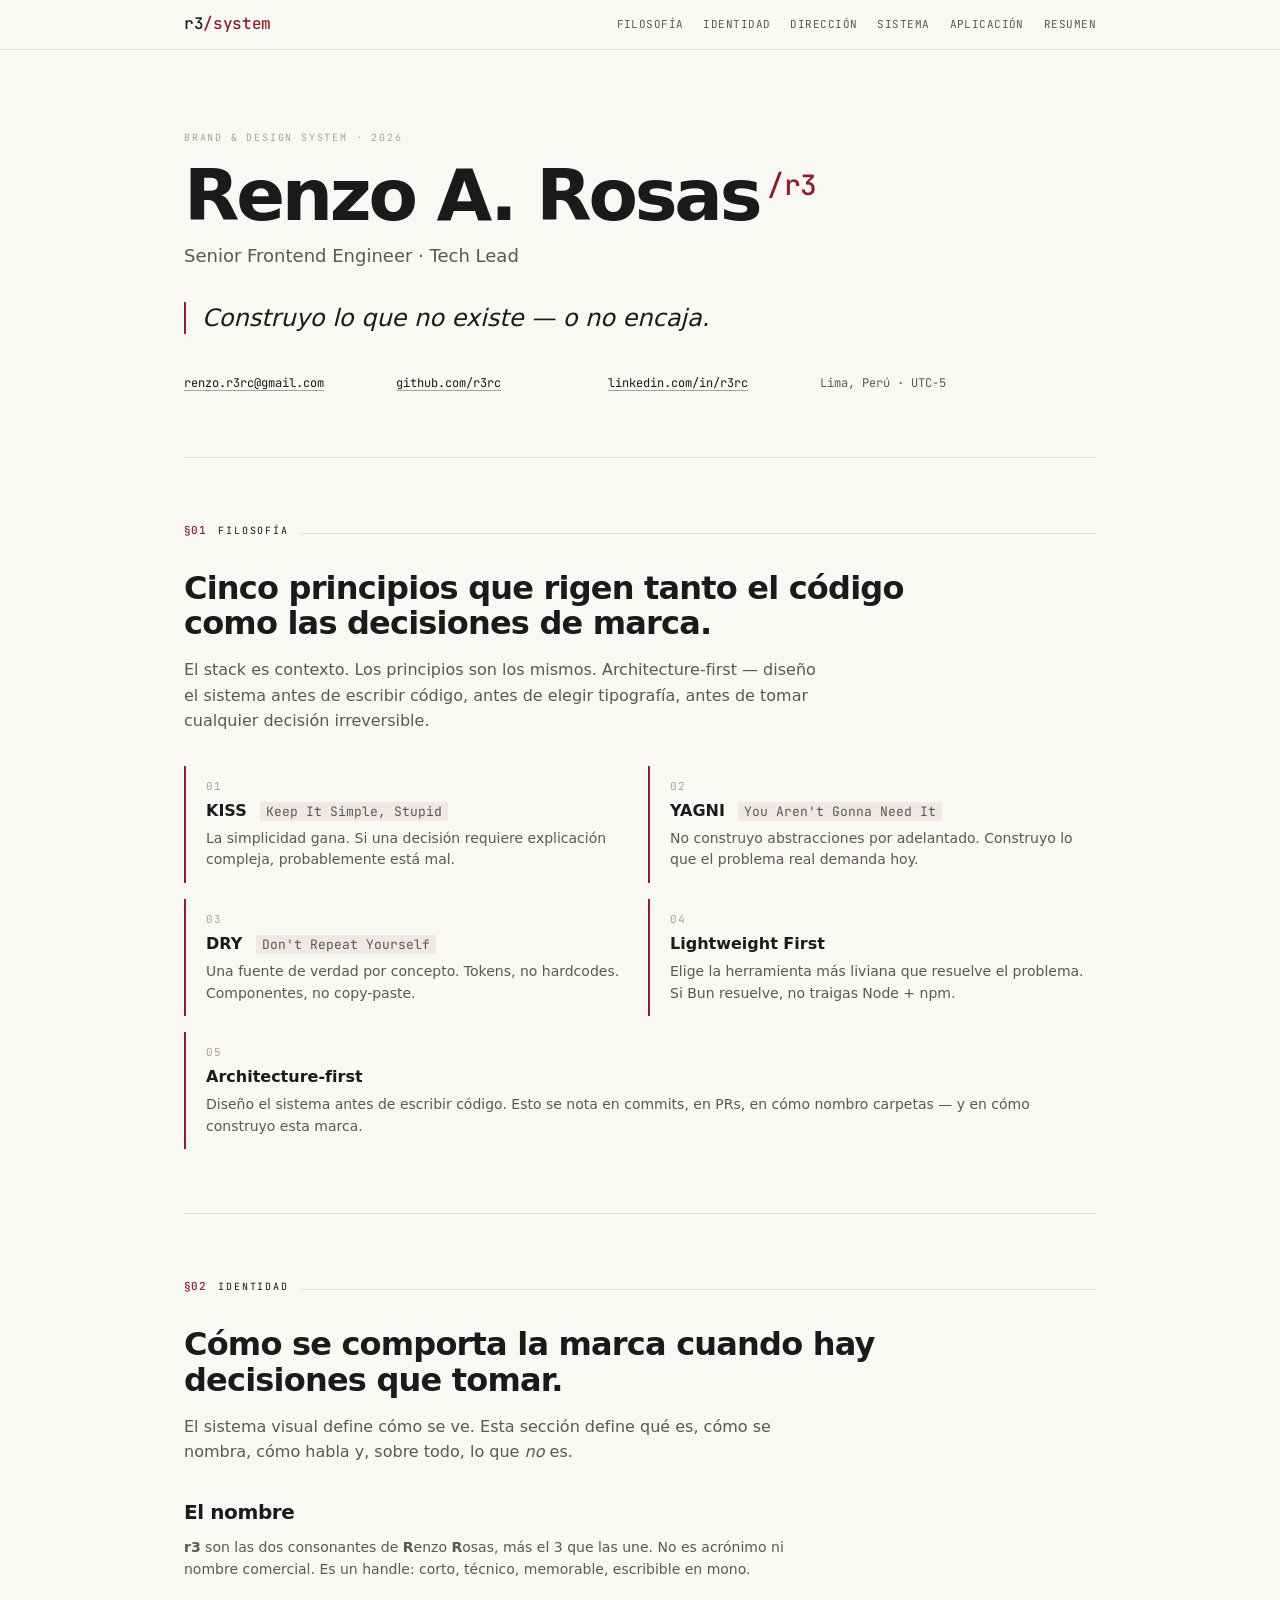
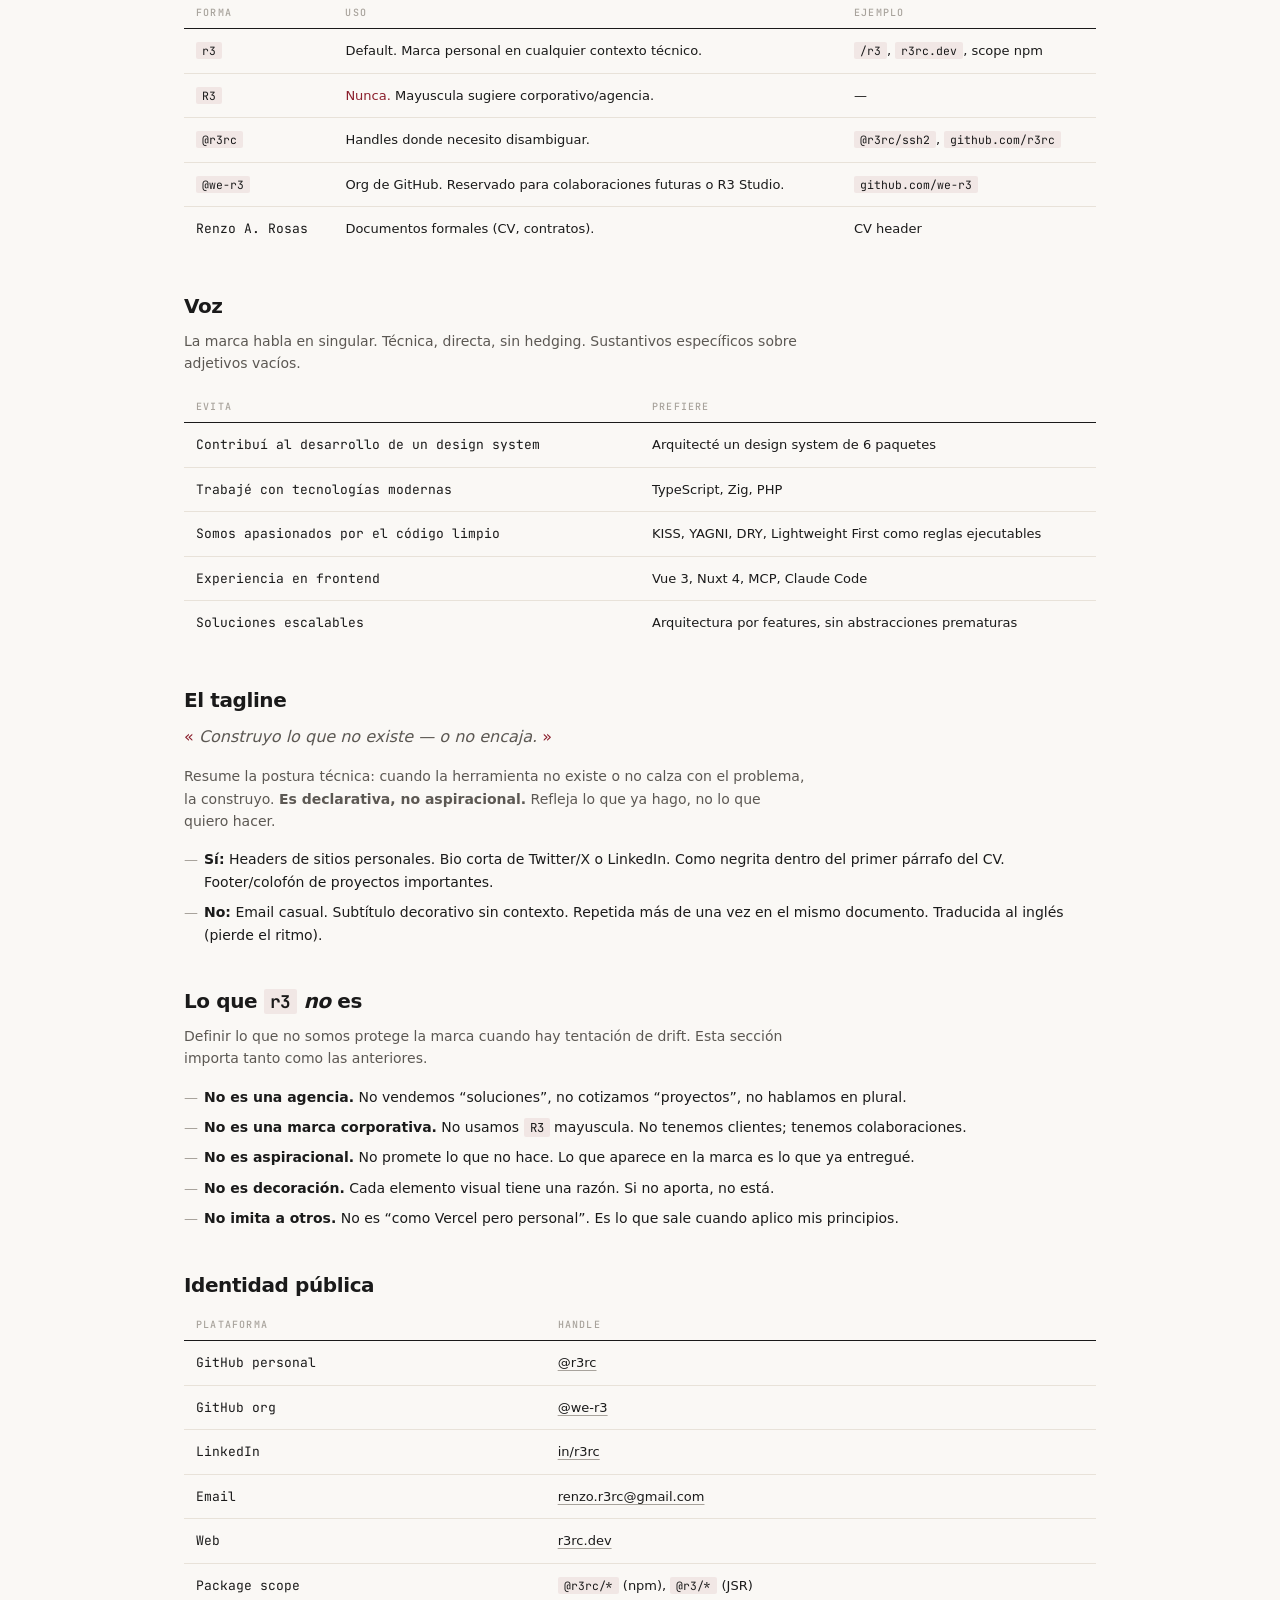
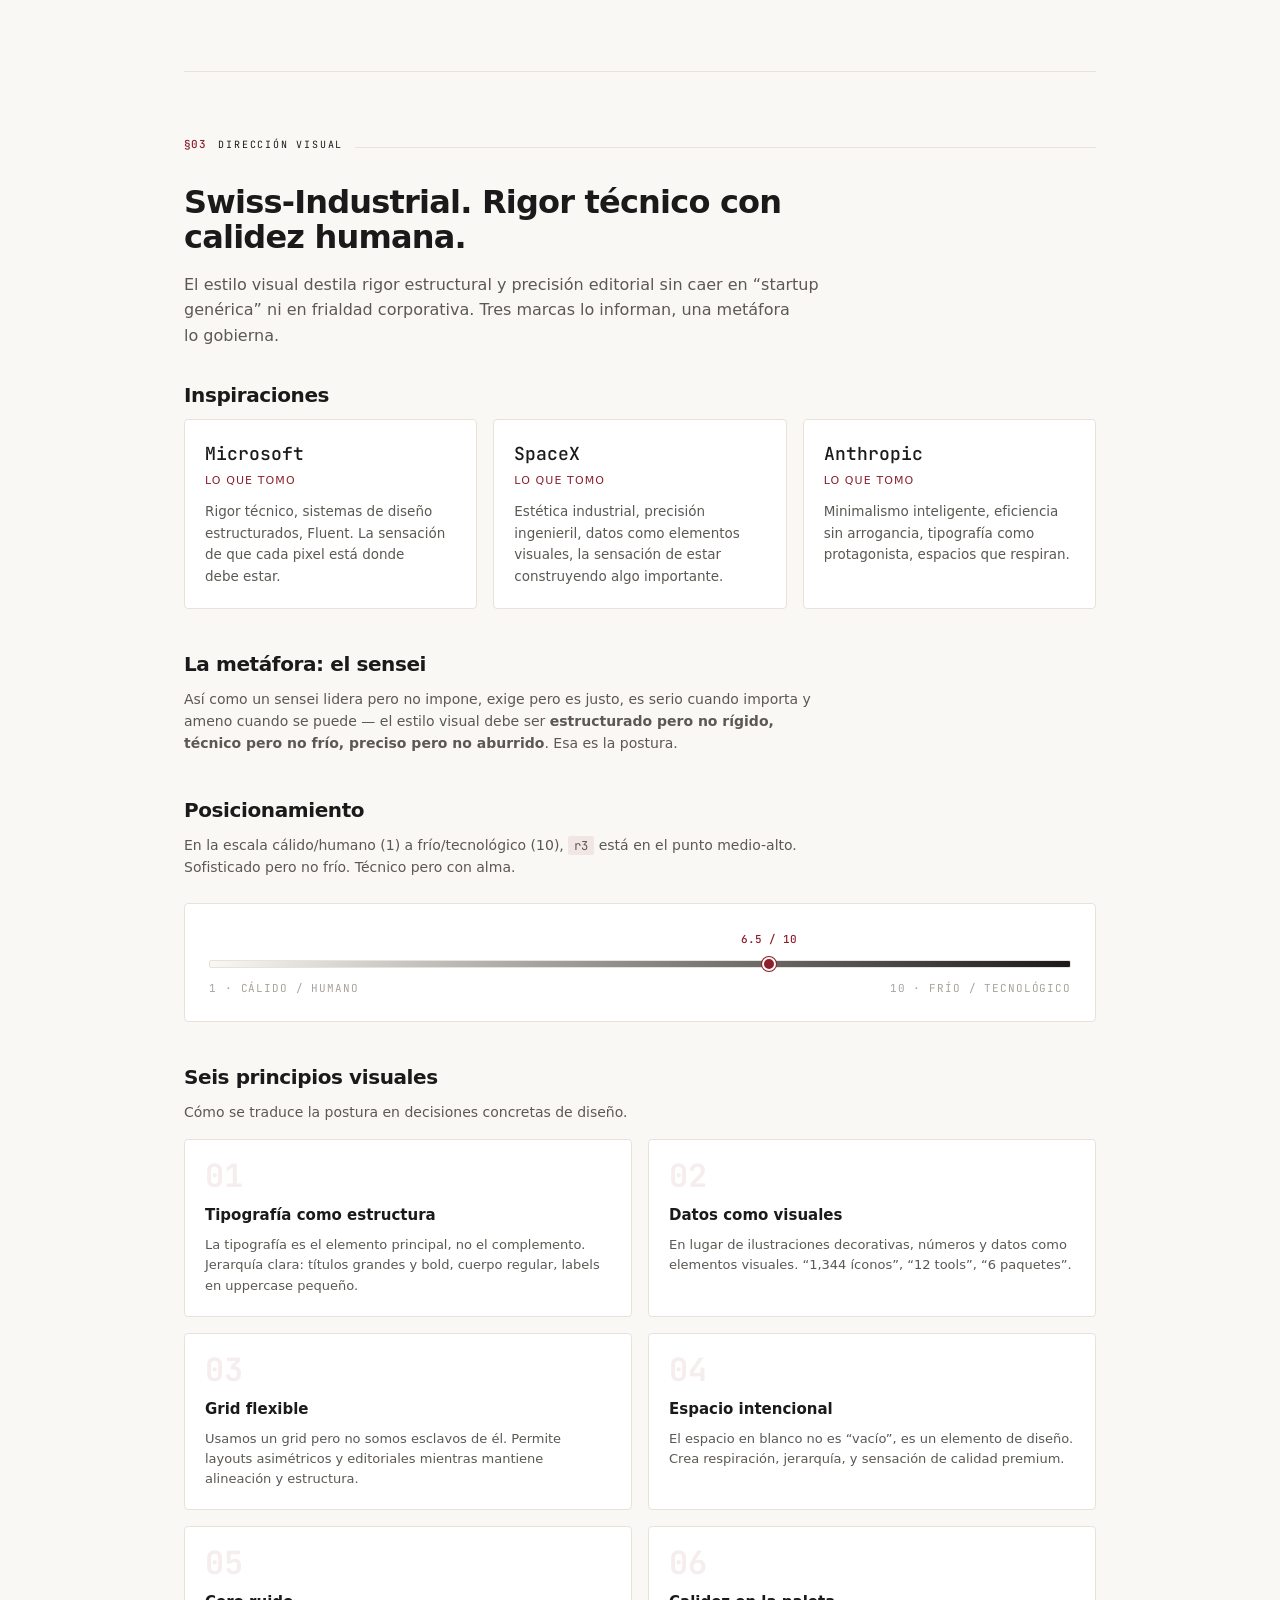
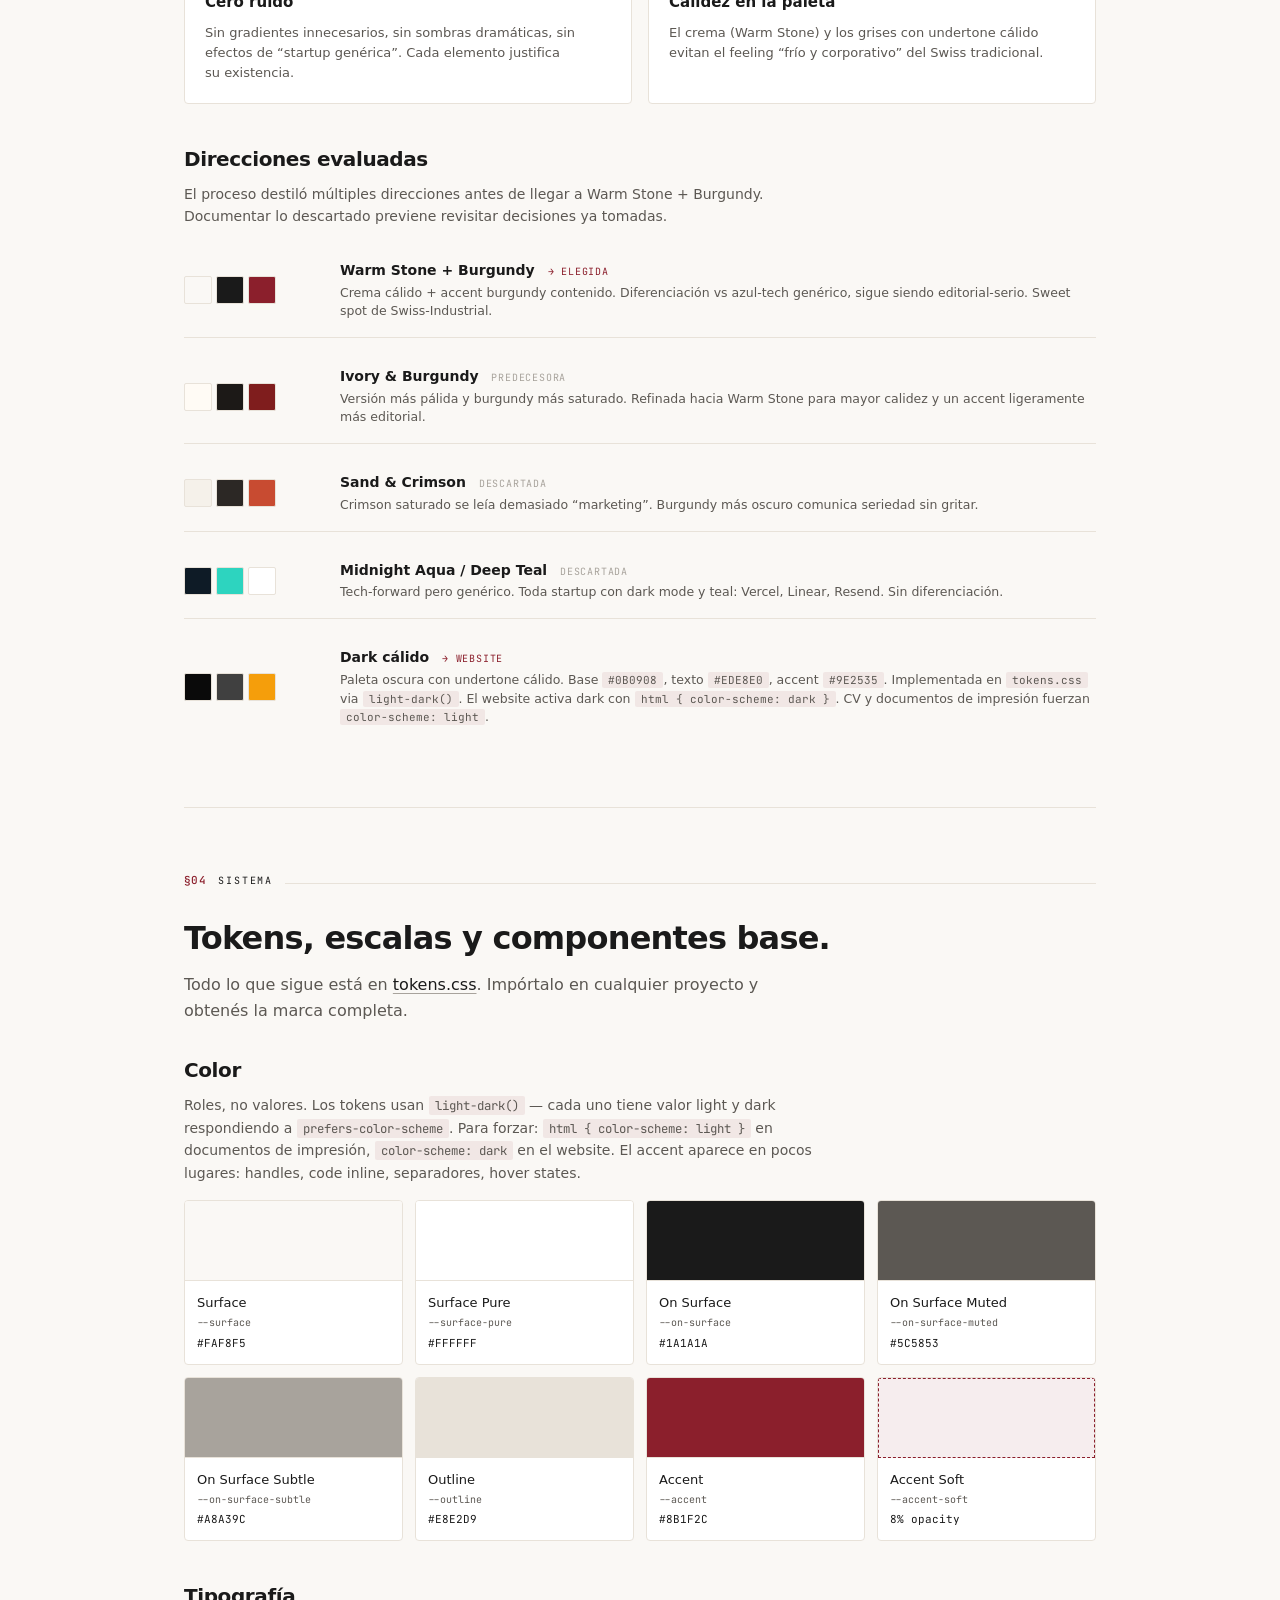
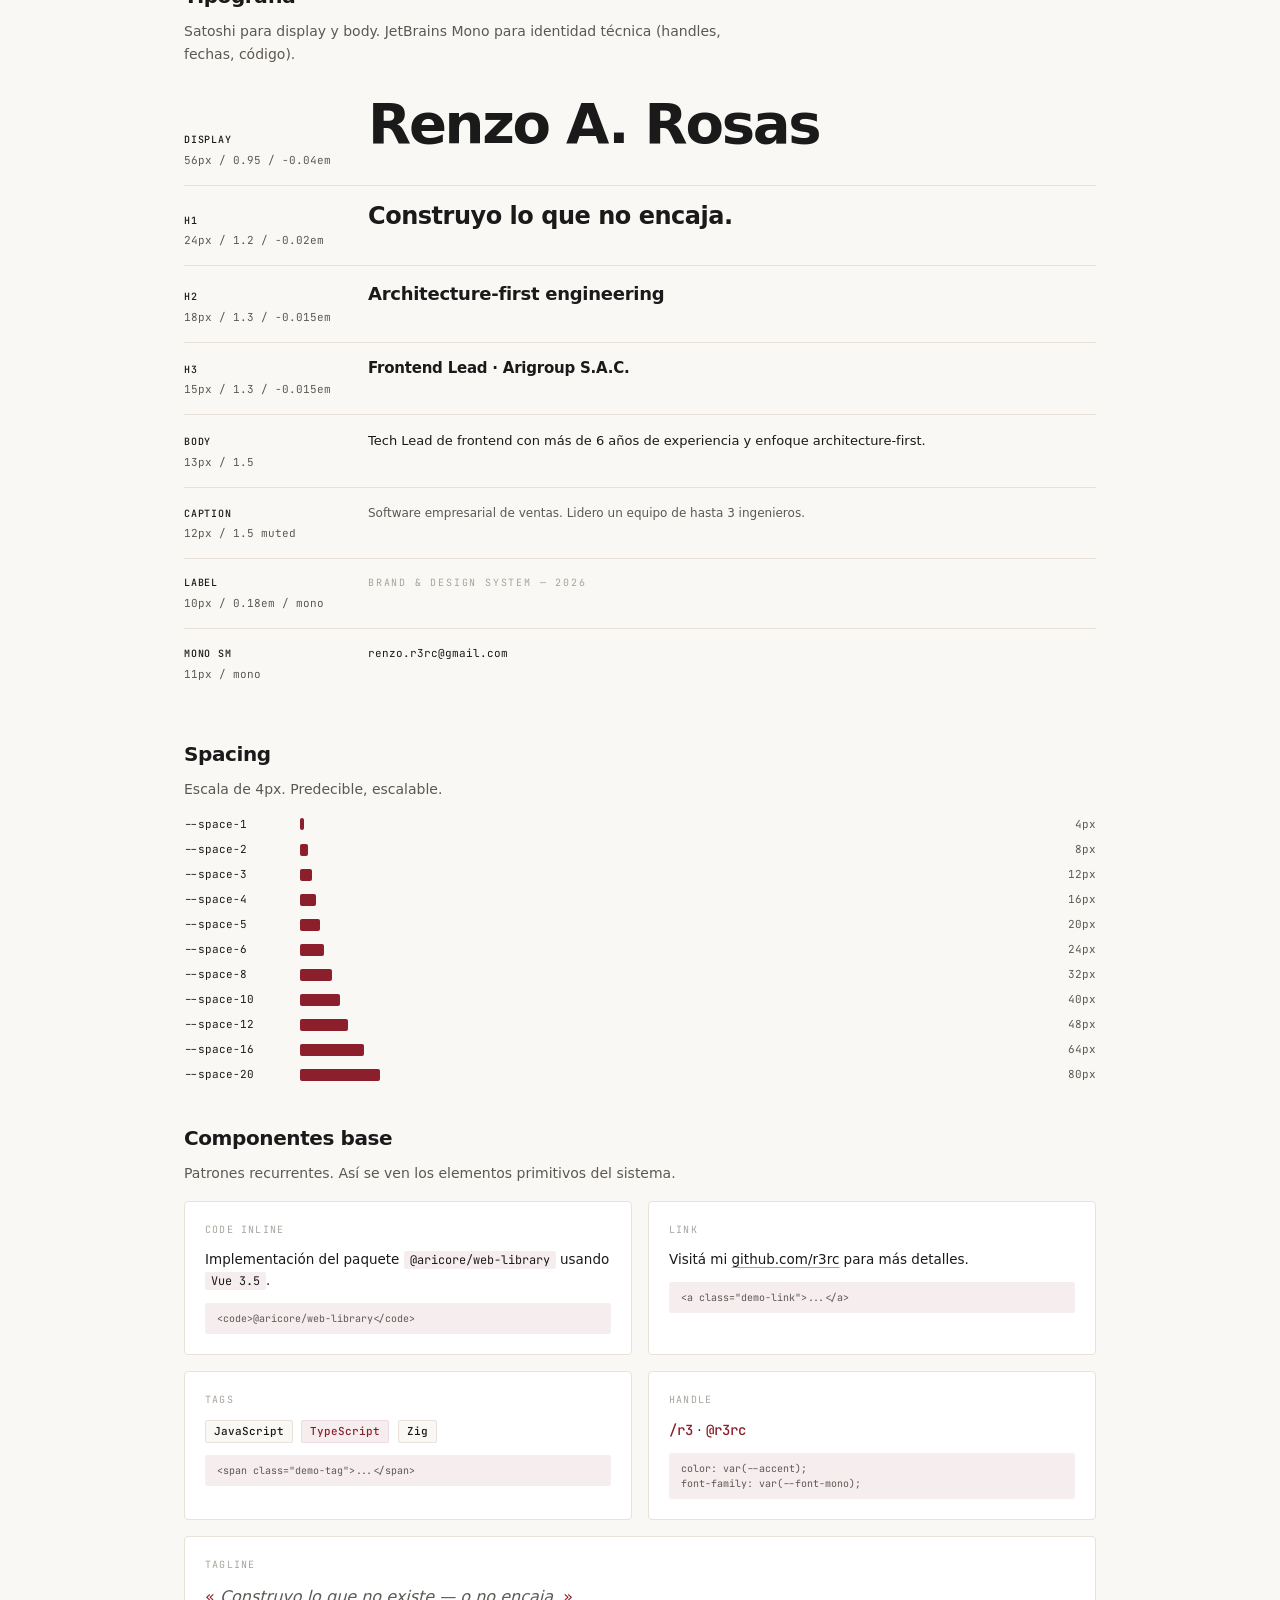
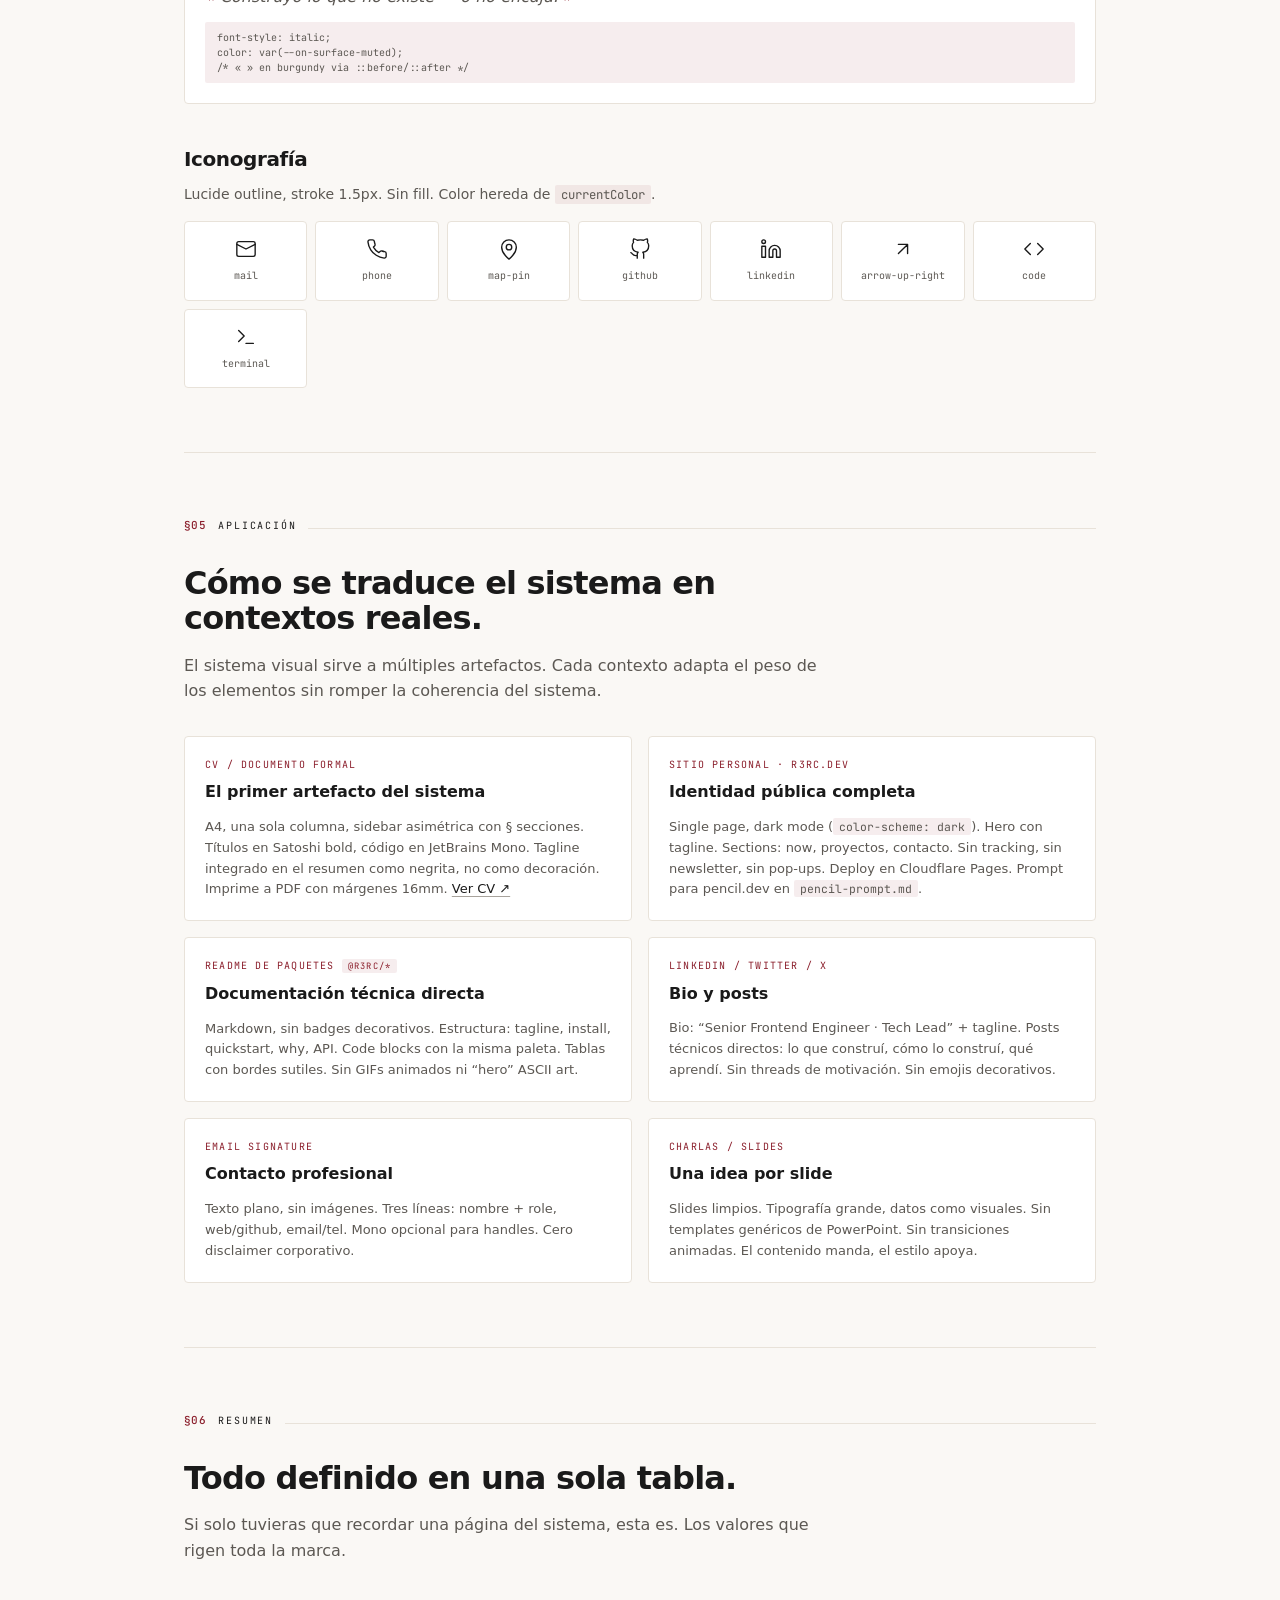
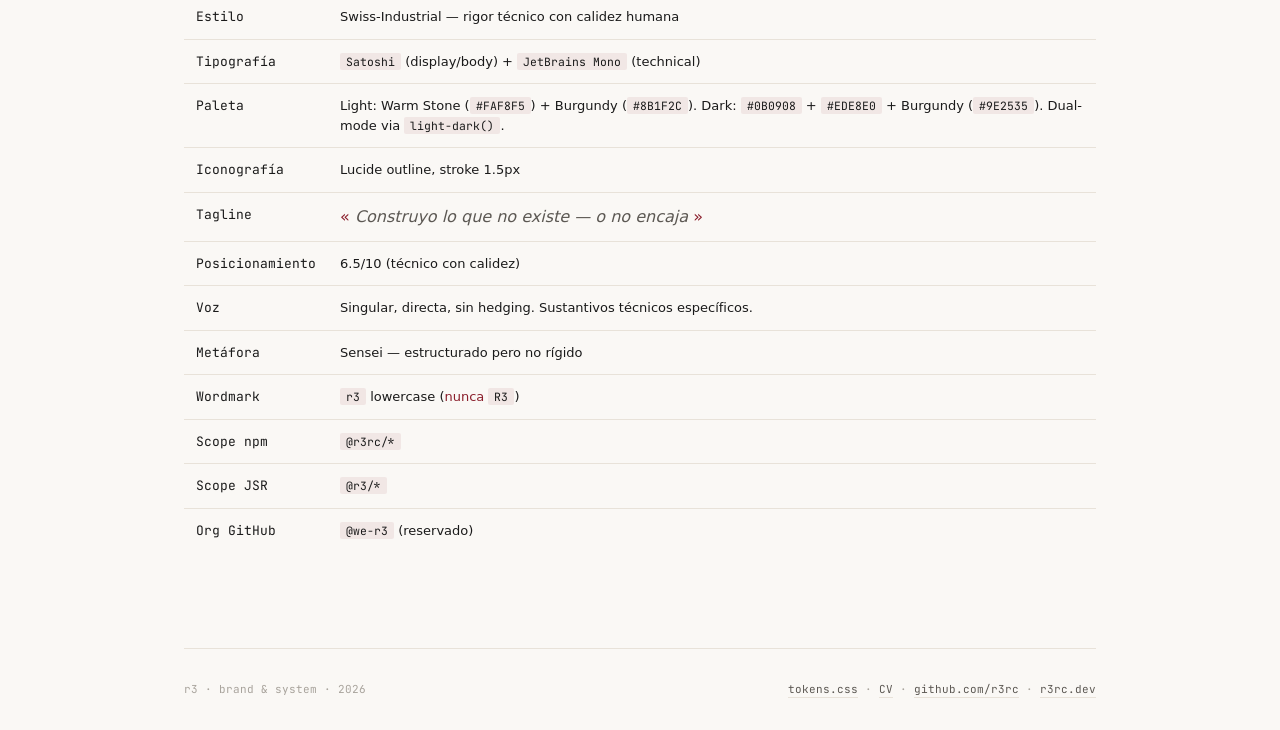
<file: branding/index.html>
<!DOCTYPE html>
<html lang="es">
<head>
<meta charset="UTF-8">
<meta name="viewport" content="width=device-width, initial-scale=1.0">
<title>r3 — Brand & Design System</title>
<meta name="description" content="La marca personal de Renzo A. Rosas. Sistema de diseño, identidad y dirección visual.">
<link rel="stylesheet" href="./tokens.css">
<style>
  /* =============================================
   * Reset & Base
   * ============================================= */
  *, *::before, *::after { box-sizing: border-box; margin: 0; padding: 0; }

  html { scroll-behavior: smooth; scroll-padding-top: 72px; color-scheme: light; }

  body {
    font-family: var(--font-sans);
    font-size: var(--text-body);
    line-height: 1.55;
    color: var(--on-surface);
    background: var(--surface);
    -webkit-font-smoothing: antialiased;
    text-wrap: pretty;
  }

  /* =============================================
   * Layout primitives
   * ============================================= */
  .container { max-width: 960px; margin: 0 auto; padding: 0 var(--space-6); }

  section { padding: var(--space-16) 0; border-bottom: var(--border) solid var(--outline); }
  section:last-of-type { border-bottom: none; }

  .section-head { display: flex; align-items: baseline; gap: var(--space-3); margin-bottom: var(--space-8); }
  .section-num { font-family: var(--font-mono); font-size: var(--text-mono-sm); color: var(--accent); font-weight: var(--weight-medium); letter-spacing: 0.04em; }
  .section-title { font-family: var(--font-mono); font-size: var(--text-label); letter-spacing: 0.18em; text-transform: uppercase; color: var(--on-surface); }
  .section-line { flex: 1; height: 1px; background: var(--outline); }

  .section-h2 { font-size: 32px; font-weight: var(--weight-bold); letter-spacing: -0.025em; line-height: 1.1; margin-bottom: var(--space-4); max-width: 720px; }
  .section-lead { font-size: 16px; color: var(--on-surface-muted); max-width: 640px; line-height: 1.6; margin-bottom: var(--space-8); }

  /* =============================================
   * Sticky Nav
   * ============================================= */
  .nav {
    position: sticky;
    top: 0;
    z-index: 100;
    background: rgba(250, 248, 245, 0.92);
    backdrop-filter: saturate(140%) blur(10px);
    -webkit-backdrop-filter: saturate(140%) blur(10px);
    border-bottom: var(--border) solid var(--outline);
  }

  .nav-inner {
    max-width: 960px;
    margin: 0 auto;
    padding: var(--space-3) var(--space-6);
    display: flex;
    justify-content: space-between;
    align-items: center;
    gap: var(--space-6);
  }

  .nav-brand {
    font-family: var(--font-mono);
    font-size: 16px;
    font-weight: var(--weight-medium);
    color: var(--on-surface);
    text-decoration: none;
    letter-spacing: -0.02em;
  }
  .nav-brand .accent { color: var(--accent); }

  .nav-links { display: flex; gap: var(--space-5); flex-wrap: wrap; }
  .nav-links a {
    font-family: var(--font-mono);
    font-size: 11px;
    color: var(--on-surface-muted);
    text-decoration: none;
    letter-spacing: 0.04em;
    text-transform: uppercase;
    transition: color var(--transition-fast);
  }
  .nav-links a:hover { color: var(--accent); }

  /* =============================================
   * Hero
   * ============================================= */
  .hero {
    padding: var(--space-20) 0 var(--space-16);
    border-bottom: var(--border) solid var(--outline);
  }

  .hero-pre {
    font-family: var(--font-mono);
    font-size: var(--text-label);
    letter-spacing: 0.18em;
    text-transform: uppercase;
    color: var(--on-surface-subtle);
    margin-bottom: var(--space-4);
  }

  .hero-title {
    font-size: 72px;
    font-weight: var(--weight-bold);
    letter-spacing: -0.045em;
    line-height: 0.95;
    margin-bottom: var(--space-3);
  }
  .hero-title .accent {
    font-family: var(--font-mono);
    font-size: 28px;
    color: var(--accent);
    font-weight: var(--weight-medium);
    letter-spacing: -0.02em;
    margin-left: var(--space-2);
    vertical-align: super;
  }

  .hero-role { font-size: 18px; color: var(--on-surface-muted); margin-bottom: var(--space-8); }

  .hero-tagline {
    font-size: 24px;
    font-style: italic;
    color: var(--on-surface);
    line-height: 1.35;
    max-width: 560px;
    border-left: 2px solid var(--accent);
    padding-left: var(--space-4);
    margin-bottom: var(--space-10);
  }

  .hero-meta {
    display: grid;
    grid-template-columns: repeat(auto-fit, minmax(180px, max-content));
    column-gap: var(--space-8);
    row-gap: var(--space-2);
    font-family: var(--font-mono);
    font-size: 12px;
    color: var(--on-surface-muted);
  }
  .hero-meta a {
    color: var(--on-surface);
    text-decoration: underline;
    text-underline-offset: 3px;
    text-decoration-color: var(--on-surface-subtle);
    transition: text-decoration-color var(--transition-fast);
  }
  .hero-meta a:hover { text-decoration-color: var(--accent); }

  @media (max-width: 640px) {
    .hero-title { font-size: 48px; }
    .hero-title .accent { font-size: 20px; }
    .hero-tagline { font-size: 18px; }
  }

  /* =============================================
   * Principles (filosofía)
   * ============================================= */
  .principles { display: grid; grid-template-columns: 1fr 1fr; gap: var(--space-4); }
  @media (max-width: 720px) { .principles { grid-template-columns: 1fr; } }

  .principle {
    border-left: 2px solid var(--accent);
    padding: var(--space-3) 0 var(--space-3) var(--space-5);
  }
  .principle-num {
    font-family: var(--font-mono);
    font-size: 11px;
    color: var(--on-surface-subtle);
    letter-spacing: 0.08em;
    margin-bottom: var(--space-1);
  }
  .principle-name {
    font-size: 16px;
    font-weight: var(--weight-bold);
    margin-bottom: var(--space-1);
  }
  .principle-name code {
    font-family: var(--font-mono);
    font-size: 13px;
    color: var(--on-surface-muted);
    font-weight: var(--weight-regular);
    margin-left: var(--space-2);
  }
  .principle-desc {
    font-size: 14px;
    color: var(--on-surface-muted);
    line-height: 1.55;
  }

  /* =============================================
   * Identity tables
   * ============================================= */
  .identity-block { margin-bottom: var(--space-10); }
  .identity-block:last-child { margin-bottom: 0; }

  .identity-h3 {
    font-size: 20px;
    font-weight: var(--weight-bold);
    letter-spacing: -0.02em;
    margin-bottom: var(--space-2);
  }
  .identity-desc {
    font-size: 14px;
    color: var(--on-surface-muted);
    margin-bottom: var(--space-4);
    max-width: 640px;
    line-height: 1.6;
  }

  .data-table {
    width: 100%;
    border-collapse: collapse;
    font-size: 13px;
  }
  .data-table th {
    text-align: left;
    font-family: var(--font-mono);
    font-size: 10px;
    letter-spacing: 0.12em;
    text-transform: uppercase;
    color: var(--on-surface-subtle);
    font-weight: var(--weight-medium);
    padding: var(--space-2) var(--space-3);
    border-bottom: var(--border) solid var(--on-surface);
  }
  .data-table td {
    padding: var(--space-3);
    border-bottom: var(--border) solid var(--outline);
    vertical-align: top;
    line-height: 1.5;
  }
  .data-table td:first-child { font-family: var(--font-mono); white-space: nowrap; }
  .data-table td.nowrap { white-space: nowrap; }
  .data-table tr:last-child td { border-bottom: none; }
  .data-table .strong { color: var(--accent); font-weight: var(--weight-medium); }

  /* List with em-dash bullets */
  .dash-list { list-style: none; padding: 0; }
  .dash-list li {
    position: relative;
    padding-left: var(--space-5);
    margin-bottom: var(--space-2);
    font-size: 14px;
    line-height: 1.6;
    color: var(--on-surface);
  }
  .dash-list li::before {
    content: '—';
    position: absolute;
    left: 0;
    color: var(--on-surface-subtle);
  }
  .dash-list strong { font-weight: var(--weight-bold); }

  /* Inline code */
  code {
    font-family: var(--font-mono);
    font-size: 0.88em;
    background: var(--accent-soft);
    padding: 1px 6px;
    border-radius: var(--radius-sm);
  }

  /* =============================================
   * Inspirations
   * ============================================= */
  .insp-grid { display: grid; grid-template-columns: repeat(3, 1fr); gap: var(--space-4); }
  @media (max-width: 720px) { .insp-grid { grid-template-columns: 1fr; } }

  .insp-card {
    border: var(--border) solid var(--outline);
    border-radius: var(--radius);
    padding: var(--space-5);
    background: var(--surface-pure);
  }
  .insp-name {
    font-family: var(--font-mono);
    font-size: 18px;
    font-weight: var(--weight-medium);
    margin-bottom: var(--space-1);
  }
  .insp-label {
    font-size: 11px;
    text-transform: uppercase;
    letter-spacing: 0.1em;
    color: var(--accent);
    margin-bottom: var(--space-3);
  }
  .insp-desc {
    font-size: 13.5px;
    color: var(--on-surface-muted);
    line-height: 1.6;
  }

  /* =============================================
   * Positioning scale
   * ============================================= */
  .position-scale {
    margin-top: var(--space-6);
    padding: var(--space-6);
    border: var(--border) solid var(--outline);
    border-radius: var(--radius);
    background: var(--surface-pure);
  }
  .position-track {
    position: relative;
    height: 8px;
    background: linear-gradient(to right, var(--surface), var(--on-surface));
    border-radius: var(--radius-sm);
    margin: var(--space-8) 0 var(--space-3);
    border: var(--border) solid var(--outline);
  }
  .position-marker {
    position: absolute;
    top: 50%;
    left: 65%;
    transform: translate(-50%, -50%);
    width: 14px;
    height: 14px;
    background: var(--accent);
    border-radius: 50%;
    border: 2px solid var(--surface);
    box-shadow: 0 0 0 1px var(--accent);
  }
  .position-marker::after {
    content: '6.5 / 10';
    position: absolute;
    top: -28px;
    left: 50%;
    transform: translateX(-50%);
    font-family: var(--font-mono);
    font-size: 11px;
    color: var(--accent);
    font-weight: var(--weight-medium);
    white-space: nowrap;
  }
  .position-labels {
    display: flex;
    justify-content: space-between;
    font-family: var(--font-mono);
    font-size: 11px;
    color: var(--on-surface-subtle);
    text-transform: uppercase;
    letter-spacing: 0.08em;
  }

  /* =============================================
   * Visual principles
   * ============================================= */
  .vis-principles {
    display: grid;
    grid-template-columns: 1fr 1fr;
    gap: var(--space-4);
  }
  @media (max-width: 720px) { .vis-principles { grid-template-columns: 1fr; } }

  .vis-principle {
    background: var(--surface-pure);
    border: var(--border) solid var(--outline);
    border-radius: var(--radius);
    padding: var(--space-5);
  }
  .vis-principle-num {
    font-family: var(--font-mono);
    font-size: 32px;
    font-weight: var(--weight-bold);
    color: var(--accent-soft);
    line-height: 1;
    margin-bottom: var(--space-3);
  }
  .vis-principle-name {
    font-size: 15px;
    font-weight: var(--weight-bold);
    margin-bottom: var(--space-2);
  }
  .vis-principle-desc {
    font-size: 13px;
    color: var(--on-surface-muted);
    line-height: 1.55;
  }

  /* =============================================
   * Color swatches
   * ============================================= */
  .swatch-grid {
    display: grid;
    grid-template-columns: repeat(auto-fill, minmax(180px, 1fr));
    gap: var(--space-3);
  }
  .swatch {
    border: var(--border) solid var(--outline);
    border-radius: var(--radius);
    overflow: hidden;
    background: var(--surface-pure);
  }
  .swatch-color { height: 80px; border-bottom: var(--border) solid var(--outline); }
  .swatch-meta { padding: var(--space-3); }
  .swatch-name { font-size: 13px; font-weight: var(--weight-medium); margin-bottom: 2px; }
  .swatch-token { font-family: var(--font-mono); font-size: 10px; color: var(--on-surface-muted); margin-bottom: 4px; }
  .swatch-hex { font-family: var(--font-mono); font-size: 11px; color: var(--on-surface); }

  /* =============================================
   * Type scale
   * ============================================= */
  .type-row {
    display: grid;
    grid-template-columns: 160px 1fr;
    gap: var(--space-6);
    padding: var(--space-4) 0;
    border-bottom: var(--border) solid var(--outline);
    align-items: baseline;
  }
  .type-row:last-child { border-bottom: none; }
  .type-meta { font-family: var(--font-mono); font-size: 11px; color: var(--on-surface-muted); }
  .type-meta strong { display: block; color: var(--on-surface); font-weight: var(--weight-medium); font-size: 10px; letter-spacing: 0.08em; text-transform: uppercase; margin-bottom: 4px; }

  .type-display { font-size: 56px; font-weight: var(--weight-bold); letter-spacing: -0.04em; line-height: 0.95; }
  .type-h1 { font-size: 24px; font-weight: var(--weight-bold); letter-spacing: -0.02em; line-height: 1.2; }
  .type-h2 { font-size: 18px; font-weight: var(--weight-bold); letter-spacing: -0.015em; line-height: 1.3; }
  .type-h3 { font-size: 15px; font-weight: var(--weight-bold); letter-spacing: -0.015em; line-height: 1.3; }
  .type-body { font-size: 13px; line-height: 1.5; }
  .type-caption { font-size: 12px; color: var(--on-surface-muted); line-height: 1.5; }
  .type-label { font-size: 10px; letter-spacing: 0.18em; text-transform: uppercase; color: var(--on-surface-subtle); font-family: var(--font-mono); }
  .type-mono { font-family: var(--font-mono); font-size: 11px; color: var(--on-surface); }

  @media (max-width: 640px) { .type-display { font-size: 36px; } }

  /* =============================================
   * Spacing
   * ============================================= */
  .space-grid { display: flex; flex-direction: column; gap: var(--space-2); }
  .space-row {
    display: grid;
    grid-template-columns: 100px 1fr 60px;
    gap: var(--space-4);
    align-items: center;
    font-family: var(--font-mono);
    font-size: 11px;
  }
  .space-token { color: var(--on-surface); }
  .space-bar { height: 12px; background: var(--accent); border-radius: var(--radius-sm); }
  .space-px { color: var(--on-surface-muted); text-align: right; }

  /* =============================================
   * Components
   * ============================================= */
  .comp-grid { display: grid; grid-template-columns: 1fr 1fr; gap: var(--space-4); }
  @media (max-width: 720px) { .comp-grid { grid-template-columns: 1fr; } }

  .comp-card {
    border: var(--border) solid var(--outline);
    border-radius: var(--radius);
    padding: var(--space-5);
    background: var(--surface-pure);
  }
  .comp-label {
    font-family: var(--font-mono);
    font-size: 10px;
    letter-spacing: 0.12em;
    text-transform: uppercase;
    color: var(--on-surface-subtle);
    margin-bottom: var(--space-3);
  }
  .comp-demo { margin-bottom: var(--space-3); font-size: 13.5px; }
  .comp-code {
    font-family: var(--font-mono);
    font-size: 10px;
    color: var(--on-surface-muted);
    background: var(--accent-soft);
    padding: var(--space-2) var(--space-3);
    border-radius: var(--radius-sm);
    line-height: 1.5;
    white-space: pre;
    overflow-x: auto;
  }

  /* Component samples */
  .demo-link {
    color: var(--on-surface);
    text-decoration: underline;
    text-underline-offset: 3px;
    text-decoration-color: var(--on-surface-subtle);
    transition: text-decoration-color var(--transition-fast);
  }
  .demo-link:hover { text-decoration-color: var(--accent); }
  .demo-tag {
    display: inline-block;
    background: var(--surface);
    border: var(--border) solid var(--outline);
    padding: 2px 8px;
    border-radius: var(--radius-sm);
    font-size: 11px;
    color: var(--on-surface);
    font-family: var(--font-mono);
    font-weight: var(--weight-medium);
    margin-right: 4px;
  }
  .demo-tag-accent {
    background: var(--accent-soft);
    border-color: var(--accent-soft);
    color: var(--accent);
  }
  .demo-handle {
    font-family: var(--font-mono);
    font-size: 14px;
    color: var(--accent);
    font-weight: var(--weight-medium);
  }
  .demo-tagline {
    font-size: 16px;
    font-style: italic;
    color: var(--on-surface-muted);
  }
  .demo-tagline::before { content: '« '; color: var(--accent); font-style: normal; }
  .demo-tagline::after { content: ' »'; color: var(--accent); font-style: normal; }

  /* =============================================
   * Iconography
   * ============================================= */
  .icon-grid { display: grid; grid-template-columns: repeat(auto-fill, minmax(120px, 1fr)); gap: var(--space-2); }
  .icon-cell {
    display: flex;
    flex-direction: column;
    align-items: center;
    gap: var(--space-2);
    padding: var(--space-4);
    border: var(--border) solid var(--outline);
    border-radius: var(--radius);
    background: var(--surface-pure);
  }
  .icon-cell svg {
    width: 22px; height: 22px;
    stroke: var(--on-surface);
    stroke-width: 1.5; fill: none;
    stroke-linecap: round; stroke-linejoin: round;
  }
  .icon-cell-name {
    font-family: var(--font-mono);
    font-size: 10px;
    color: var(--on-surface-muted);
  }

  /* =============================================
   * Process (paletas evaluadas)
   * ============================================= */
  .process-list { display: flex; flex-direction: column; gap: var(--space-3); }
  .process-item {
    display: grid;
    grid-template-columns: 140px 1fr;
    gap: var(--space-4);
    padding: var(--space-4) 0;
    border-bottom: var(--border) solid var(--outline);
    align-items: center;
  }
  .process-item:last-child { border-bottom: none; }

  .process-swatches { display: flex; gap: 4px; }
  .process-swatch {
    width: 28px; height: 28px;
    border-radius: var(--radius-sm);
    border: var(--border) solid var(--outline);
  }

  .process-meta { font-size: 13px; }
  .process-name { font-weight: var(--weight-bold); margin-bottom: 2px; font-size: 14px; }
  .process-name .status { font-family: var(--font-mono); font-size: 10px; color: var(--on-surface-subtle); margin-left: var(--space-2); letter-spacing: 0.08em; text-transform: uppercase; font-weight: var(--weight-regular); }
  .process-name .status.chosen { color: var(--accent); }
  .process-reason { color: var(--on-surface-muted); font-size: 12.5px; line-height: 1.5; }

  /* =============================================
   * Application examples
   * ============================================= */
  .app-grid { display: grid; grid-template-columns: 1fr 1fr; gap: var(--space-4); }
  @media (max-width: 720px) { .app-grid { grid-template-columns: 1fr; } }

  .app-card {
    border: var(--border) solid var(--outline);
    border-radius: var(--radius);
    padding: var(--space-5);
    background: var(--surface-pure);
  }
  .app-context {
    font-family: var(--font-mono);
    font-size: 10px;
    letter-spacing: 0.12em;
    text-transform: uppercase;
    color: var(--accent);
    margin-bottom: var(--space-2);
  }
  .app-name { font-size: 16px; font-weight: var(--weight-bold); margin-bottom: var(--space-3); }
  .app-desc { font-size: 13px; color: var(--on-surface-muted); line-height: 1.6; }

  /* =============================================
   * Footer
   * ============================================= */
  footer {
    padding: var(--space-8) 0;
    border-top: var(--border) solid var(--outline);
    margin-top: var(--space-8);
  }
  .footer-inner {
    display: flex;
    justify-content: space-between;
    align-items: center;
    flex-wrap: wrap;
    gap: var(--space-4);
    font-family: var(--font-mono);
    font-size: 11px;
    color: var(--on-surface-subtle);
  }
  .footer-inner a {
    color: var(--on-surface-muted);
    text-decoration: none;
    border-bottom: 1px solid var(--outline);
    padding-bottom: 1px;
  }
  .footer-inner a:hover { color: var(--accent); border-color: var(--accent); }
</style>
</head>
<body>

<!-- NAV -->
<nav class="nav">
  <div class="nav-inner">
    <a href="#top" class="nav-brand">r3<span class="accent">/system</span></a>
    <div class="nav-links">
      <a href="#filosofia">Filosofía</a>
      <a href="#identidad">Identidad</a>
      <a href="#direccion">Dirección</a>
      <a href="#sistema">Sistema</a>
      <a href="#aplicacion">Aplicación</a>
      <a href="#resumen">Resumen</a>
    </div>
  </div>
</nav>

<div class="container" id="top">

  <!-- HERO -->
  <header class="hero">
    <div class="hero-pre">Brand & Design System · 2026</div>
    <h1 class="hero-title">Renzo A. Rosas<span class="accent">/r3</span></h1>
    <div class="hero-role">Senior Frontend Engineer · Tech Lead</div>
    <p class="hero-tagline">Construyo lo que no existe — o no encaja.</p>
    <div class="hero-meta">
      <a href="mailto:renzo.r3rc@gmail.com">renzo.r3rc@gmail.com</a>
      <a href="https://github.com/r3rc">github.com/r3rc</a>
      <a href="https://linkedin.com/in/r3rc">linkedin.com/in/r3rc</a>
      <span>Lima, Perú · UTC−5</span>
    </div>
  </header>

  <!-- §01 FILOSOFÍA -->
  <section id="filosofia">
    <div class="section-head">
      <span class="section-num">§01</span>
      <span class="section-title">Filosofía</span>
      <span class="section-line"></span>
    </div>
    <h2 class="section-h2">Cinco principios que rigen tanto el código como las decisiones de marca.</h2>
    <p class="section-lead">El stack es contexto. Los principios son los mismos. Architecture-first — diseño el sistema antes de escribir código, antes de elegir tipografía, antes de tomar cualquier decisión irreversible.</p>

    <div class="principles">
      <div class="principle">
        <div class="principle-num">01</div>
        <div class="principle-name">KISS <code>Keep It Simple, Stupid</code></div>
        <div class="principle-desc">La simplicidad gana. Si una decisión requiere explicación compleja, probablemente está mal.</div>
      </div>
      <div class="principle">
        <div class="principle-num">02</div>
        <div class="principle-name">YAGNI <code>You Aren't Gonna Need It</code></div>
        <div class="principle-desc">No construyo abstracciones por adelantado. Construyo lo que el problema real demanda hoy.</div>
      </div>
      <div class="principle">
        <div class="principle-num">03</div>
        <div class="principle-name">DRY <code>Don't Repeat Yourself</code></div>
        <div class="principle-desc">Una fuente de verdad por concepto. Tokens, no hardcodes. Componentes, no copy-paste.</div>
      </div>
      <div class="principle">
        <div class="principle-num">04</div>
        <div class="principle-name">Lightweight First</div>
        <div class="principle-desc">Elige la herramienta más liviana que resuelve el problema. Si Bun resuelve, no traigas Node + npm.</div>
      </div>
      <div class="principle" style="grid-column: 1 / -1;">
        <div class="principle-num">05</div>
        <div class="principle-name">Architecture-first</div>
        <div class="principle-desc">Diseño el sistema antes de escribir código. Esto se nota en commits, en PRs, en cómo nombro carpetas — y en cómo construyo esta marca.</div>
      </div>
    </div>
  </section>

  <!-- §02 IDENTIDAD -->
  <section id="identidad">
    <div class="section-head">
      <span class="section-num">§02</span>
      <span class="section-title">Identidad</span>
      <span class="section-line"></span>
    </div>
    <h2 class="section-h2">Cómo se comporta la marca cuando hay decisiones que tomar.</h2>
    <p class="section-lead">El sistema visual define cómo se ve. Esta sección define qué es, cómo se nombra, cómo habla y, sobre todo, lo que <em>no</em> es.</p>

    <div class="identity-block">
      <h3 class="identity-h3">El nombre</h3>
      <p class="identity-desc"><strong>r3</strong> son las dos consonantes de <strong>R</strong>enzo <strong>R</strong>osas, más el 3 que las une. No es acrónimo ni nombre comercial. Es un handle: corto, técnico, memorable, escribible en mono.</p>
      <table class="data-table">
        <thead>
          <tr><th>Forma</th><th>Uso</th><th>Ejemplo</th></tr>
        </thead>
        <tbody>
          <tr><td><code>r3</code></td><td>Default. Marca personal en cualquier contexto técnico.</td><td><code>/r3</code>, <code>r3rc.dev</code>, scope npm</td></tr>
          <tr><td><code>R3</code></td><td><span class="strong">Nunca.</span> Mayuscula sugiere corporativo/agencia.</td><td>—</td></tr>
          <tr><td><code>@r3rc</code></td><td>Handles donde necesito disambiguar.</td><td><code>@r3rc/ssh2</code>, <code>github.com/r3rc</code></td></tr>
          <tr><td><code>@we-r3</code></td><td>Org de GitHub. Reservado para colaboraciones futuras o R3 Studio.</td><td><code>github.com/we-r3</code></td></tr>
          <tr><td>Renzo A. Rosas</td><td>Documentos formales (CV, contratos).</td><td>CV header</td></tr>
        </tbody>
      </table>
    </div>

    <div class="identity-block">
      <h3 class="identity-h3">Voz</h3>
      <p class="identity-desc">La marca habla en singular. Técnica, directa, sin hedging. Sustantivos específicos sobre adjetivos vacíos.</p>
      <table class="data-table">
        <thead>
          <tr><th style="width: 50%;">Evita</th><th>Prefiere</th></tr>
        </thead>
        <tbody>
          <tr><td>Contribuí al desarrollo de un design system</td><td>Arquitecté un design system de 6 paquetes</td></tr>
          <tr><td>Trabajé con tecnologías modernas</td><td>TypeScript, Zig, PHP</td></tr>
          <tr><td>Somos apasionados por el código limpio</td><td>KISS, YAGNI, DRY, Lightweight First como reglas ejecutables</td></tr>
          <tr><td>Experiencia en frontend</td><td>Vue 3, Nuxt 4, MCP, Claude Code</td></tr>
          <tr><td>Soluciones escalables</td><td>Arquitectura por features, sin abstracciones prematuras</td></tr>
        </tbody>
      </table>
    </div>

    <div class="identity-block">
      <h3 class="identity-h3">El tagline</h3>
      <p class="identity-desc"><span class="demo-tagline">Construyo lo que no existe — o no encaja.</span></p>
      <p class="identity-desc">Resume la postura técnica: cuando la herramienta no existe o no calza con el problema, la construyo. <strong>Es declarativa, no aspiracional.</strong> Refleja lo que ya hago, no lo que quiero hacer.</p>
      <ul class="dash-list">
        <li><strong>Sí:</strong> Headers de sitios personales. Bio corta de Twitter/X o LinkedIn. Como negrita dentro del primer párrafo del CV. Footer/colofón de proyectos importantes.</li>
        <li><strong>No:</strong> Email casual. Subtítulo decorativo sin contexto. Repetida más de una vez en el mismo documento. Traducida al inglés (pierde el ritmo).</li>
      </ul>
    </div>

    <div class="identity-block">
      <h3 class="identity-h3">Lo que <code>r3</code> <em>no</em> es</h3>
      <p class="identity-desc">Definir lo que no somos protege la marca cuando hay tentación de drift. Esta sección importa tanto como las anteriores.</p>
      <ul class="dash-list">
        <li><strong>No es una agencia.</strong> No vendemos “soluciones”, no cotizamos “proyectos”, no hablamos en plural.</li>
        <li><strong>No es una marca corporativa.</strong> No usamos <code>R3</code> mayuscula. No tenemos clientes; tenemos colaboraciones.</li>
        <li><strong>No es aspiracional.</strong> No promete lo que no hace. Lo que aparece en la marca es lo que ya entregué.</li>
        <li><strong>No es decoración.</strong> Cada elemento visual tiene una razón. Si no aporta, no está.</li>
        <li><strong>No imita a otros.</strong> No es “como Vercel pero personal”. Es lo que sale cuando aplico mis principios.</li>
      </ul>
    </div>

    <div class="identity-block">
      <h3 class="identity-h3">Identidad pública</h3>
      <table class="data-table">
        <thead>
          <tr><th>Plataforma</th><th>Handle</th></tr>
        </thead>
        <tbody>
          <tr><td>GitHub personal</td><td><a href="https://github.com/r3rc" class="demo-link">@r3rc</a></td></tr>
          <tr><td>GitHub org</td><td><a href="https://github.com/we-r3" class="demo-link">@we-r3</a></td></tr>
          <tr><td>LinkedIn</td><td><a href="https://linkedin.com/in/r3rc" class="demo-link">in/r3rc</a></td></tr>
          <tr><td>Email</td><td><a href="mailto:renzo.r3rc@gmail.com" class="demo-link">renzo.r3rc@gmail.com</a></td></tr>
          <tr><td>Web</td><td><a href="https://r3rc.dev" class="demo-link">r3rc.dev</a></td></tr>
          <tr><td>Package scope</td><td><code>@r3rc/*</code> (npm), <code>@r3/*</code> (JSR)</td></tr>
        </tbody>
      </table>
    </div>
  </section>

  <!-- §03 DIRECCIÓN VISUAL -->
  <section id="direccion">
    <div class="section-head">
      <span class="section-num">§03</span>
      <span class="section-title">Dirección visual</span>
      <span class="section-line"></span>
    </div>
    <h2 class="section-h2">Swiss-Industrial. Rigor técnico con calidez humana.</h2>
    <p class="section-lead">El estilo visual destila rigor estructural y precisión editorial sin caer en “startup genérica” ni en frialdad corporativa. Tres marcas lo informan, una metáfora lo gobierna.</p>

    <div class="identity-block">
      <h3 class="identity-h3">Inspiraciones</h3>
      <div class="insp-grid">
        <div class="insp-card">
          <div class="insp-name">Microsoft</div>
          <div class="insp-label">Lo que tomo</div>
          <div class="insp-desc">Rigor técnico, sistemas de diseño estructurados, Fluent. La sensación de que cada pixel está donde debe estar.</div>
        </div>
        <div class="insp-card">
          <div class="insp-name">SpaceX</div>
          <div class="insp-label">Lo que tomo</div>
          <div class="insp-desc">Estética industrial, precisión ingenieril, datos como elementos visuales, la sensación de estar construyendo algo importante.</div>
        </div>
        <div class="insp-card">
          <div class="insp-name">Anthropic</div>
          <div class="insp-label">Lo que tomo</div>
          <div class="insp-desc">Minimalismo inteligente, eficiencia sin arrogancia, tipografía como protagonista, espacios que respiran.</div>
        </div>
      </div>
    </div>

    <div class="identity-block">
      <h3 class="identity-h3">La metáfora: el sensei</h3>
      <p class="identity-desc">Así como un sensei lidera pero no impone, exige pero es justo, es serio cuando importa y ameno cuando se puede — el estilo visual debe ser <strong>estructurado pero no rígido, técnico pero no frío, preciso pero no aburrido</strong>. Esa es la postura.</p>
    </div>

    <div class="identity-block">
      <h3 class="identity-h3">Posicionamiento</h3>
      <p class="identity-desc">En la escala cálido/humano (1) a frío/tecnológico (10), <code>r3</code> está en el punto medio-alto. Sofisticado pero no frío. Técnico pero con alma.</p>
      <div class="position-scale">
        <div class="position-track">
          <div class="position-marker"></div>
        </div>
        <div class="position-labels">
          <span>1 · Cálido / Humano</span>
          <span>10 · Frío / Tecnológico</span>
        </div>
      </div>
    </div>

    <div class="identity-block">
      <h3 class="identity-h3">Seis principios visuales</h3>
      <p class="identity-desc">Cómo se traduce la postura en decisiones concretas de diseño.</p>
      <div class="vis-principles">
        <div class="vis-principle">
          <div class="vis-principle-num">01</div>
          <div class="vis-principle-name">Tipografía como estructura</div>
          <div class="vis-principle-desc">La tipografía es el elemento principal, no el complemento. Jerarquía clara: títulos grandes y bold, cuerpo regular, labels en uppercase pequeño.</div>
        </div>
        <div class="vis-principle">
          <div class="vis-principle-num">02</div>
          <div class="vis-principle-name">Datos como visuales</div>
          <div class="vis-principle-desc">En lugar de ilustraciones decorativas, números y datos como elementos visuales. “1,344 íconos”, “12 tools”, “6 paquetes”.</div>
        </div>
        <div class="vis-principle">
          <div class="vis-principle-num">03</div>
          <div class="vis-principle-name">Grid flexible</div>
          <div class="vis-principle-desc">Usamos un grid pero no somos esclavos de él. Permite layouts asimétricos y editoriales mientras mantiene alineación y estructura.</div>
        </div>
        <div class="vis-principle">
          <div class="vis-principle-num">04</div>
          <div class="vis-principle-name">Espacio intencional</div>
          <div class="vis-principle-desc">El espacio en blanco no es “vacío”, es un elemento de diseño. Crea respiración, jerarquía, y sensación de calidad premium.</div>
        </div>
        <div class="vis-principle">
          <div class="vis-principle-num">05</div>
          <div class="vis-principle-name">Cero ruido</div>
          <div class="vis-principle-desc">Sin gradientes innecesarios, sin sombras dramáticas, sin efectos de “startup genérica”. Cada elemento justifica su existencia.</div>
        </div>
        <div class="vis-principle">
          <div class="vis-principle-num">06</div>
          <div class="vis-principle-name">Calidez en la paleta</div>
          <div class="vis-principle-desc">El crema (Warm Stone) y los grises con undertone cálido evitan el feeling “frío y corporativo” del Swiss tradicional.</div>
        </div>
      </div>
    </div>

    <div class="identity-block">
      <h3 class="identity-h3">Direcciones evaluadas</h3>
      <p class="identity-desc">El proceso destiló múltiples direcciones antes de llegar a Warm Stone + Burgundy. Documentar lo descartado previene revisitar decisiones ya tomadas.</p>
      <div class="process-list">
        <div class="process-item">
          <div class="process-swatches">
            <div class="process-swatch" style="background: #FAF8F5;"></div>
            <div class="process-swatch" style="background: #1A1A1A;"></div>
            <div class="process-swatch" style="background: #8B1F2C;"></div>
          </div>
          <div class="process-meta">
            <div class="process-name">Warm Stone + Burgundy <span class="status chosen">→ Elegida</span></div>
            <div class="process-reason">Crema cálido + accent burgundy contenido. Diferenciación vs azul-tech genérico, sigue siendo editorial-serio. Sweet spot de Swiss-Industrial.</div>
          </div>
        </div>
        <div class="process-item">
          <div class="process-swatches">
            <div class="process-swatch" style="background: #FFFBF5;"></div>
            <div class="process-swatch" style="background: #1C1917;"></div>
            <div class="process-swatch" style="background: #7F1D1D;"></div>
          </div>
          <div class="process-meta">
            <div class="process-name">Ivory & Burgundy <span class="status">Predecesora</span></div>
            <div class="process-reason">Versión más pálida y burgundy más saturado. Refinada hacia Warm Stone para mayor calidez y un accent ligeramente más editorial.</div>
          </div>
        </div>
        <div class="process-item">
          <div class="process-swatches">
            <div class="process-swatch" style="background: #F5F1EA;"></div>
            <div class="process-swatch" style="background: #2C2825;"></div>
            <div class="process-swatch" style="background: #C84B31;"></div>
          </div>
          <div class="process-meta">
            <div class="process-name">Sand & Crimson <span class="status">Descartada</span></div>
            <div class="process-reason">Crimson saturado se leía demasiado “marketing”. Burgundy más oscuro comunica seriedad sin gritar.</div>
          </div>
        </div>
        <div class="process-item">
          <div class="process-swatches">
            <div class="process-swatch" style="background: #0E1B26;"></div>
            <div class="process-swatch" style="background: #2DD4BF;"></div>
            <div class="process-swatch" style="background: #FFFFFF;"></div>
          </div>
          <div class="process-meta">
            <div class="process-name">Midnight Aqua / Deep Teal <span class="status">Descartada</span></div>
            <div class="process-reason">Tech-forward pero genérico. Toda startup con dark mode y teal: Vercel, Linear, Resend. Sin diferenciación.</div>
          </div>
        </div>
        <div class="process-item">
          <div class="process-swatches">
            <div class="process-swatch" style="background: #0A0A0A;"></div>
            <div class="process-swatch" style="background: #404040;"></div>
            <div class="process-swatch" style="background: #F59E0B;"></div>
          </div>
          <div class="process-meta">
            <div class="process-name">Dark cálido <span class="status chosen">&rarr; Website</span></div>
            <div class="process-reason">Paleta oscura con undertone cálido. Base <code>#0B0908</code>, texto <code>#EDE8E0</code>, accent <code>#9E2535</code>. Implementada en <code>tokens.css</code> via <code>light-dark()</code>. El website activa dark con <code>html { color-scheme: dark }</code>. CV y documentos de impresión fuerzan <code>color-scheme: light</code>.</div>
          </div>
        </div>
      </div>
    </div>
  </section>

  <!-- §04 SISTEMA -->
  <section id="sistema">
    <div class="section-head">
      <span class="section-num">§04</span>
      <span class="section-title">Sistema</span>
      <span class="section-line"></span>
    </div>
    <h2 class="section-h2">Tokens, escalas y componentes base.</h2>
    <p class="section-lead">Todo lo que sigue está en <a href="./tokens.css" class="demo-link">tokens.css</a>. Impórtalo en cualquier proyecto y obtenés la marca completa.</p>

    <div class="identity-block">
      <h3 class="identity-h3">Color</h3>
      <p class="identity-desc">Roles, no valores. Los tokens usan <code>light-dark()</code> — cada uno tiene valor light y dark respondiendo a <code>prefers-color-scheme</code>. Para forzar: <code>html { color-scheme: light }</code> en documentos de impresión, <code>color-scheme: dark</code> en el website. El accent aparece en pocos lugares: handles, code inline, separadores, hover states.</p>
      <div class="swatch-grid">
        <div class="swatch"><div class="swatch-color" style="background: var(--surface);"></div><div class="swatch-meta"><div class="swatch-name">Surface</div><div class="swatch-token">--surface</div><div class="swatch-hex">#FAF8F5</div></div></div>
        <div class="swatch"><div class="swatch-color" style="background: var(--surface-pure);"></div><div class="swatch-meta"><div class="swatch-name">Surface Pure</div><div class="swatch-token">--surface-pure</div><div class="swatch-hex">#FFFFFF</div></div></div>
        <div class="swatch"><div class="swatch-color" style="background: var(--on-surface);"></div><div class="swatch-meta"><div class="swatch-name">On Surface</div><div class="swatch-token">--on-surface</div><div class="swatch-hex">#1A1A1A</div></div></div>
        <div class="swatch"><div class="swatch-color" style="background: var(--on-surface-muted);"></div><div class="swatch-meta"><div class="swatch-name">On Surface Muted</div><div class="swatch-token">--on-surface-muted</div><div class="swatch-hex">#5C5853</div></div></div>
        <div class="swatch"><div class="swatch-color" style="background: var(--on-surface-subtle);"></div><div class="swatch-meta"><div class="swatch-name">On Surface Subtle</div><div class="swatch-token">--on-surface-subtle</div><div class="swatch-hex">#A8A39C</div></div></div>
        <div class="swatch"><div class="swatch-color" style="background: var(--outline);"></div><div class="swatch-meta"><div class="swatch-name">Outline</div><div class="swatch-token">--outline</div><div class="swatch-hex">#E8E2D9</div></div></div>
        <div class="swatch"><div class="swatch-color" style="background: var(--accent);"></div><div class="swatch-meta"><div class="swatch-name">Accent</div><div class="swatch-token">--accent</div><div class="swatch-hex">#8B1F2C</div></div></div>
        <div class="swatch"><div class="swatch-color" style="background: var(--accent-soft); border: 1px dashed var(--accent);"></div><div class="swatch-meta"><div class="swatch-name">Accent Soft</div><div class="swatch-token">--accent-soft</div><div class="swatch-hex">8% opacity</div></div></div>
      </div>
    </div>

    <div class="identity-block">
      <h3 class="identity-h3">Tipografía</h3>
      <p class="identity-desc">Satoshi para display y body. JetBrains Mono para identidad técnica (handles, fechas, código).</p>
      <div class="type-row"><div class="type-meta"><strong>Display</strong>56px / 0.95 / -0.04em</div><div class="type-display">Renzo A. Rosas</div></div>
      <div class="type-row"><div class="type-meta"><strong>H1</strong>24px / 1.2 / -0.02em</div><div class="type-h1">Construyo lo que no encaja.</div></div>
      <div class="type-row"><div class="type-meta"><strong>H2</strong>18px / 1.3 / -0.015em</div><div class="type-h2">Architecture-first engineering</div></div>
      <div class="type-row"><div class="type-meta"><strong>H3</strong>15px / 1.3 / -0.015em</div><div class="type-h3">Frontend Lead · Arigroup S.A.C.</div></div>
      <div class="type-row"><div class="type-meta"><strong>Body</strong>13px / 1.5</div><div class="type-body">Tech Lead de frontend con más de 6 años de experiencia y enfoque architecture-first.</div></div>
      <div class="type-row"><div class="type-meta"><strong>Caption</strong>12px / 1.5 muted</div><div class="type-caption">Software empresarial de ventas. Lidero un equipo de hasta 3 ingenieros.</div></div>
      <div class="type-row"><div class="type-meta"><strong>Label</strong>10px / 0.18em / mono</div><div class="type-label">Brand & Design System — 2026</div></div>
      <div class="type-row"><div class="type-meta"><strong>Mono SM</strong>11px / mono</div><div class="type-mono">renzo.r3rc@gmail.com</div></div>
    </div>

    <div class="identity-block">
      <h3 class="identity-h3">Spacing</h3>
      <p class="identity-desc">Escala de 4px. Predecible, escalable.</p>
      <div class="space-grid">
        <div class="space-row"><span class="space-token">--space-1</span><div class="space-bar" style="width: 4px;"></div><span class="space-px">4px</span></div>
        <div class="space-row"><span class="space-token">--space-2</span><div class="space-bar" style="width: 8px;"></div><span class="space-px">8px</span></div>
        <div class="space-row"><span class="space-token">--space-3</span><div class="space-bar" style="width: 12px;"></div><span class="space-px">12px</span></div>
        <div class="space-row"><span class="space-token">--space-4</span><div class="space-bar" style="width: 16px;"></div><span class="space-px">16px</span></div>
        <div class="space-row"><span class="space-token">--space-5</span><div class="space-bar" style="width: 20px;"></div><span class="space-px">20px</span></div>
        <div class="space-row"><span class="space-token">--space-6</span><div class="space-bar" style="width: 24px;"></div><span class="space-px">24px</span></div>
        <div class="space-row"><span class="space-token">--space-8</span><div class="space-bar" style="width: 32px;"></div><span class="space-px">32px</span></div>
        <div class="space-row"><span class="space-token">--space-10</span><div class="space-bar" style="width: 40px;"></div><span class="space-px">40px</span></div>
        <div class="space-row"><span class="space-token">--space-12</span><div class="space-bar" style="width: 48px;"></div><span class="space-px">48px</span></div>
        <div class="space-row"><span class="space-token">--space-16</span><div class="space-bar" style="width: 64px;"></div><span class="space-px">64px</span></div>
        <div class="space-row"><span class="space-token">--space-20</span><div class="space-bar" style="width: 80px;"></div><span class="space-px">80px</span></div>
      </div>
    </div>

    <div class="identity-block">
      <h3 class="identity-h3">Componentes base</h3>
      <p class="identity-desc">Patrones recurrentes. Así se ven los elementos primitivos del sistema.</p>
      <div class="comp-grid">
        <div class="comp-card">
          <div class="comp-label">Code inline</div>
          <div class="comp-demo">Implementación del paquete <code>@aricore/web-library</code> usando <code>Vue 3.5</code>.</div>
          <div class="comp-code">&lt;code&gt;@aricore/web-library&lt;/code&gt;</div>
        </div>
        <div class="comp-card">
          <div class="comp-label">Link</div>
          <div class="comp-demo">Visitá mi <a href="#" class="demo-link">github.com/r3rc</a> para más detalles.</div>
          <div class="comp-code">&lt;a class="demo-link"&gt;...&lt;/a&gt;</div>
        </div>
        <div class="comp-card">
          <div class="comp-label">Tags</div>
          <div class="comp-demo">
            <span class="demo-tag">JavaScript</span>
            <span class="demo-tag demo-tag-accent">TypeScript</span>
            <span class="demo-tag">Zig</span>
          </div>
          <div class="comp-code">&lt;span class="demo-tag"&gt;...&lt;/span&gt;</div>
        </div>
        <div class="comp-card">
          <div class="comp-label">Handle</div>
          <div class="comp-demo"><span class="demo-handle">/r3</span> · <span class="demo-handle">@r3rc</span></div>
          <div class="comp-code">color: var(--accent);
font-family: var(--font-mono);</div>
        </div>
        <div class="comp-card" style="grid-column: 1 / -1;">
          <div class="comp-label">Tagline</div>
          <div class="comp-demo"><span class="demo-tagline">Construyo lo que no existe — o no encaja.</span></div>
          <div class="comp-code">font-style: italic;
color: var(--on-surface-muted);
/* « » en burgundy via ::before/::after */</div>
        </div>
      </div>
    </div>

    <div class="identity-block">
      <h3 class="identity-h3">Iconografía</h3>
      <p class="identity-desc">Lucide outline, stroke 1.5px. Sin fill. Color hereda de <code>currentColor</code>.</p>
      <div class="icon-grid">
        <div class="icon-cell"><svg viewBox="0 0 24 24"><rect x="2" y="4" width="20" height="16" rx="2"/><path d="m22 7-10 5L2 7"/></svg><span class="icon-cell-name">mail</span></div>
        <div class="icon-cell"><svg viewBox="0 0 24 24"><path d="M22 16.92v3a2 2 0 0 1-2.18 2 19.79 19.79 0 0 1-8.63-3.07 19.5 19.5 0 0 1-6-6 19.79 19.79 0 0 1-3.07-8.67A2 2 0 0 1 4.11 2h3a2 2 0 0 1 2 1.72 12.84 12.84 0 0 0 .7 2.81 2 2 0 0 1-.45 2.11L8.09 9.91a16 16 0 0 0 6 6l1.27-1.27a2 2 0 0 1 2.11-.45 12.84 12.84 0 0 0 2.81.7A2 2 0 0 1 22 16.92z"/></svg><span class="icon-cell-name">phone</span></div>
        <div class="icon-cell"><svg viewBox="0 0 24 24"><path d="M20 10c0 7-8 13-8 13s-8-6-8-13a8 8 0 0 1 16 0z"/><circle cx="12" cy="10" r="3"/></svg><span class="icon-cell-name">map-pin</span></div>
        <div class="icon-cell"><svg viewBox="0 0 24 24"><path d="M9 19c-5 1.5-5-2.5-7-3m14 6v-3.87a3.37 3.37 0 0 0-.94-2.61c3.14-.35 6.44-1.54 6.44-7A5.44 5.44 0 0 0 20 4.77 5.07 5.07 0 0 0 19.91 1S18.73.65 16 2.48a13.38 13.38 0 0 0-7 0C6.27.65 5.09 1 5.09 1A5.07 5.07 0 0 0 5 4.77a5.44 5.44 0 0 0-1.5 3.78c0 5.42 3.3 6.61 6.44 7A3.37 3.37 0 0 0 9 18.13V22"/></svg><span class="icon-cell-name">github</span></div>
        <div class="icon-cell"><svg viewBox="0 0 24 24"><path d="M16 8a6 6 0 0 1 6 6v7h-4v-7a2 2 0 0 0-4 0v7h-4v-7a6 6 0 0 1 6-6z"/><rect x="2" y="9" width="4" height="12"/><circle cx="4" cy="4" r="2"/></svg><span class="icon-cell-name">linkedin</span></div>
        <div class="icon-cell"><svg viewBox="0 0 24 24"><path d="M7 17 17 7M7 7h10v10"/></svg><span class="icon-cell-name">arrow-up-right</span></div>
        <div class="icon-cell"><svg viewBox="0 0 24 24"><polyline points="16 18 22 12 16 6"/><polyline points="8 6 2 12 8 18"/></svg><span class="icon-cell-name">code</span></div>
        <div class="icon-cell"><svg viewBox="0 0 24 24"><polyline points="4 17 10 11 4 5"/><line x1="12" y1="19" x2="20" y2="19"/></svg><span class="icon-cell-name">terminal</span></div>
      </div>
    </div>
  </section>

  <!-- §05 APLICACIÓN -->
  <section id="aplicacion">
    <div class="section-head">
      <span class="section-num">§05</span>
      <span class="section-title">Aplicación</span>
      <span class="section-line"></span>
    </div>
    <h2 class="section-h2">Cómo se traduce el sistema en contextos reales.</h2>
    <p class="section-lead">El sistema visual sirve a múltiples artefactos. Cada contexto adapta el peso de los elementos sin romper la coherencia del sistema.</p>

    <div class="app-grid">
      <div class="app-card">
        <div class="app-context">CV / Documento formal</div>
        <div class="app-name">El primer artefacto del sistema</div>
        <div class="app-desc">A4, una sola columna, sidebar asimétrica con § secciones. Títulos en Satoshi bold, código en JetBrains Mono. Tagline integrado en el resumen como negrita, no como decoración. Imprime a PDF con márgenes 16mm. <a href="./cv/RARR_CV_26_04_2026.html" class="demo-link">Ver CV ↗</a></div>
      </div>
      <div class="app-card">
        <div class="app-context">Sitio personal · r3rc.dev</div>
        <div class="app-name">Identidad pública completa</div>
        <div class="app-desc">Single page, dark mode (<code>color-scheme: dark</code>). Hero con tagline. Sections: now, proyectos, contacto. Sin tracking, sin newsletter, sin pop-ups. Deploy en Cloudflare Pages. Prompt para pencil.dev en <code>pencil-prompt.md</code>.</div>
      </div>
      <div class="app-card">
        <div class="app-context">README de paquetes <code>@r3rc/*</code></div>
        <div class="app-name">Documentación técnica directa</div>
        <div class="app-desc">Markdown, sin badges decorativos. Estructura: tagline, install, quickstart, why, API. Code blocks con la misma paleta. Tablas con bordes sutiles. Sin GIFs animados ni “hero” ASCII art.</div>
      </div>
      <div class="app-card">
        <div class="app-context">LinkedIn / Twitter / X</div>
        <div class="app-name">Bio y posts</div>
        <div class="app-desc">Bio: “Senior Frontend Engineer · Tech Lead” + tagline. Posts técnicos directos: lo que construí, cómo lo construí, qué aprendí. Sin threads de motivación. Sin emojis decorativos.</div>
      </div>
      <div class="app-card">
        <div class="app-context">Email signature</div>
        <div class="app-name">Contacto profesional</div>
        <div class="app-desc">Texto plano, sin imágenes. Tres líneas: nombre + role, web/github, email/tel. Mono opcional para handles. Cero disclaimer corporativo.</div>
      </div>
      <div class="app-card">
        <div class="app-context">Charlas / Slides</div>
        <div class="app-name">Una idea por slide</div>
        <div class="app-desc">Slides limpios. Tipografía grande, datos como visuales. Sin templates genéricos de PowerPoint. Sin transiciones animadas. El contenido manda, el estilo apoya.</div>
      </div>
    </div>
  </section>

  <!-- §06 RESUMEN -->
  <section id="resumen">
    <div class="section-head">
      <span class="section-num">§06</span>
      <span class="section-title">Resumen</span>
      <span class="section-line"></span>
    </div>
    <h2 class="section-h2">Todo definido en una sola tabla.</h2>
    <p class="section-lead">Si solo tuvieras que recordar una página del sistema, esta es. Los valores que rigen toda la marca.</p>

    <table class="data-table">
      <tbody>
        <tr><td class="nowrap">Estilo</td><td>Swiss-Industrial — rigor técnico con calidez humana</td></tr>
        <tr><td class="nowrap">Tipografía</td><td><code>Satoshi</code> (display/body) + <code>JetBrains Mono</code> (technical)</td></tr>
        <tr><td class="nowrap">Paleta</td><td>Light: Warm Stone (<code>#FAF8F5</code>) + Burgundy (<code>#8B1F2C</code>). Dark: <code>#0B0908</code> + <code>#EDE8E0</code> + Burgundy (<code>#9E2535</code>). Dual-mode via <code>light-dark()</code>.</td></tr>
        <tr><td class="nowrap">Iconografía</td><td>Lucide outline, stroke 1.5px</td></tr>
        <tr><td class="nowrap">Tagline</td><td><span class="demo-tagline">Construyo lo que no existe — o no encaja</span></td></tr>
        <tr><td class="nowrap">Posicionamiento</td><td>6.5/10 (técnico con calidez)</td></tr>
        <tr><td class="nowrap">Voz</td><td>Singular, directa, sin hedging. Sustantivos técnicos específicos.</td></tr>
        <tr><td class="nowrap">Metáfora</td><td>Sensei — estructurado pero no rígido</td></tr>
        <tr><td class="nowrap">Wordmark</td><td><code>r3</code> lowercase (<span class="strong">nunca</span> <code>R3</code>)</td></tr>
        <tr><td class="nowrap">Scope npm</td><td><code>@r3rc/*</code></td></tr>
        <tr><td class="nowrap">Scope JSR</td><td><code>@r3/*</code></td></tr>
        <tr><td class="nowrap">Org GitHub</td><td><code>@we-r3</code> (reservado)</td></tr>
      </tbody>
    </table>
  </section>

  <footer>
    <div class="footer-inner">
      <span>r3 · brand & system · 2026</span>
      <span>
        <a href="./tokens.css">tokens.css</a> ·
        <a href="./cv/RARR_CV_17_06_2026.html">CV</a> ·
        <a href="https://github.com/r3rc">github.com/r3rc</a> ·
        <a href="https://r3rc.dev">r3rc.dev</a>
      </span>
    </div>
  </footer>

</div>

</body>
</html>
</file>
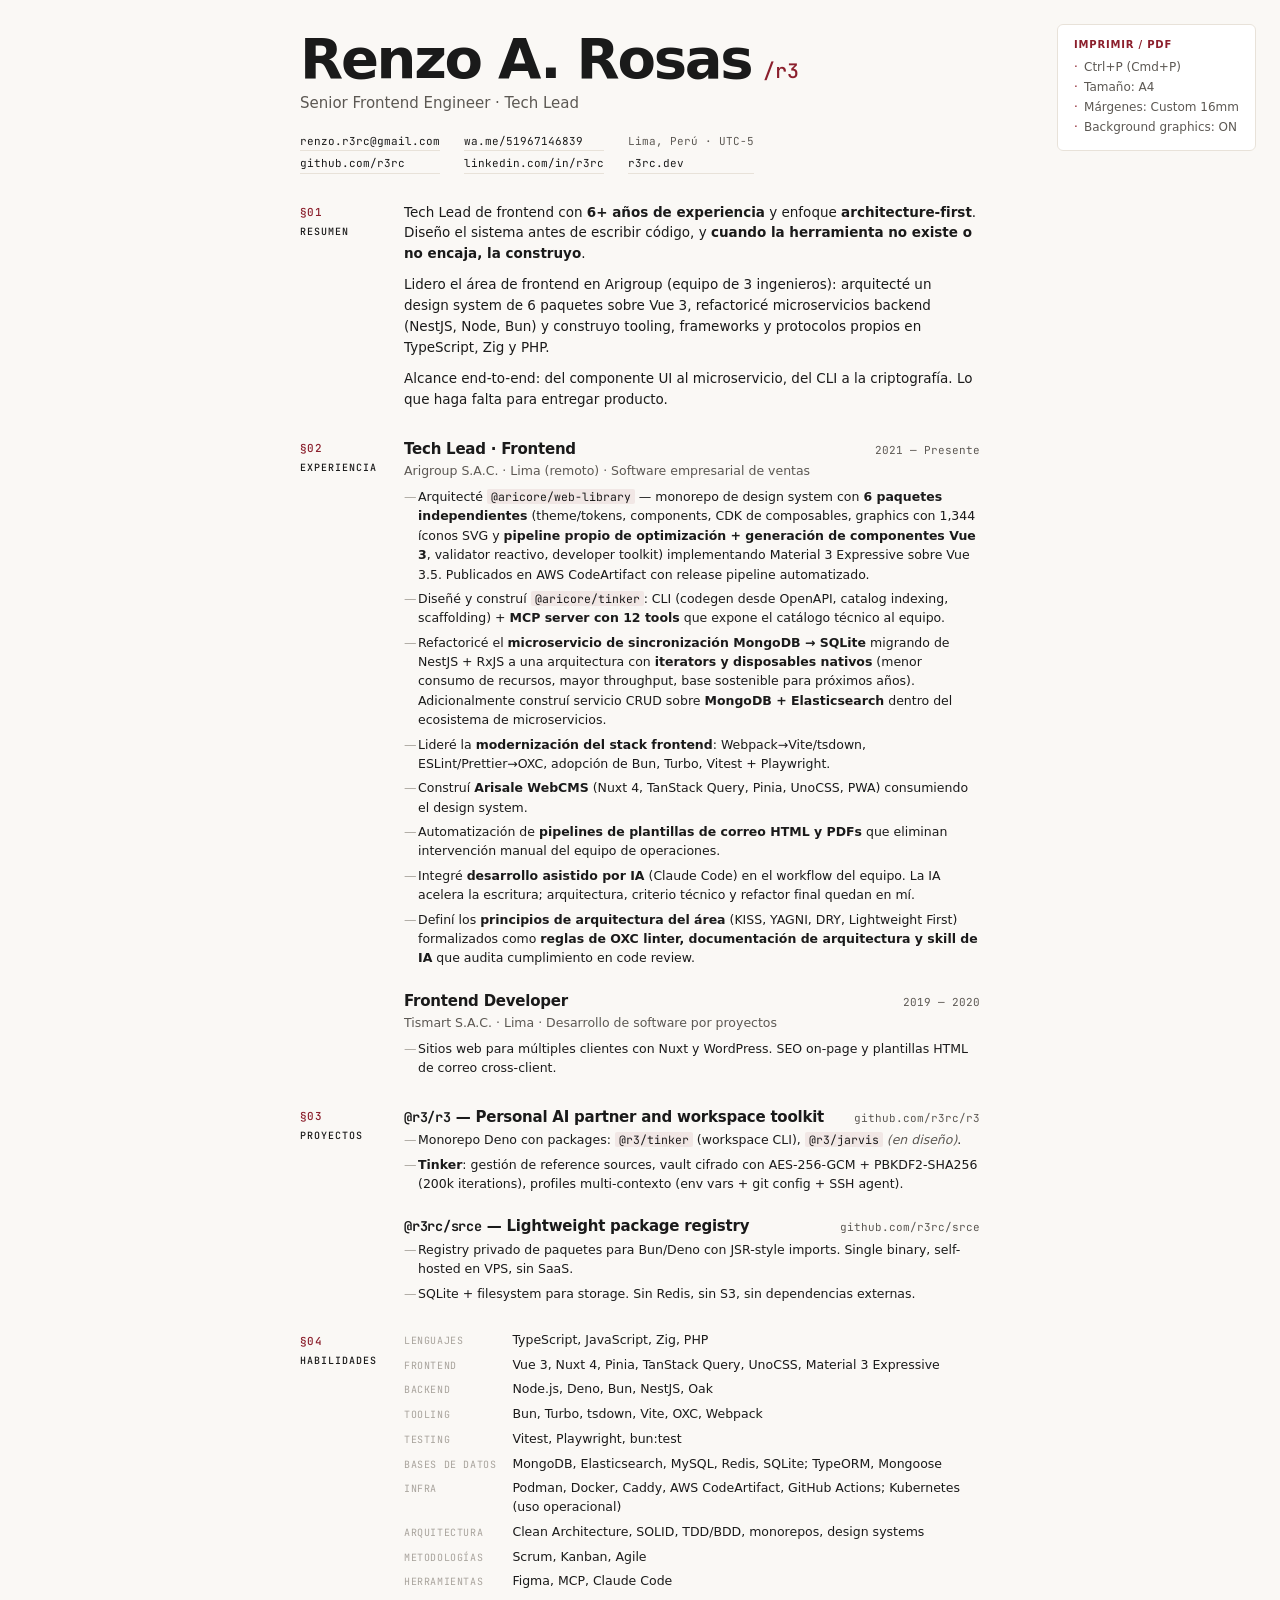
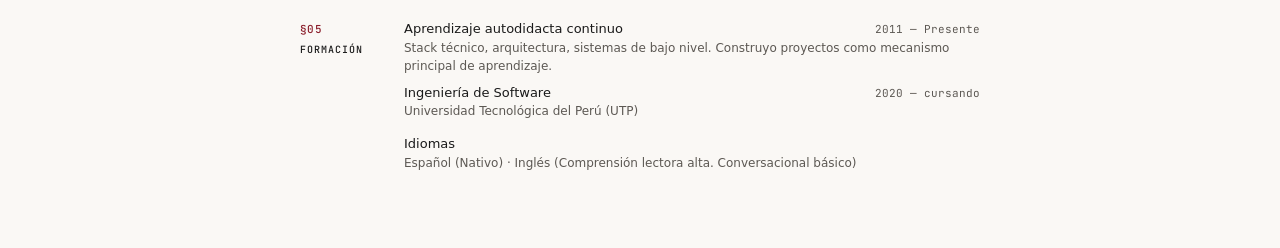
<file: branding/cv/RARR_CV_17_06_2026.html>
<!DOCTYPE html>
<html lang="es">
<head>
<meta charset="UTF-8">
<meta name="viewport" content="width=device-width, initial-scale=1.0">
<title>Renzo A. Rosas — CV</title>
<link rel="stylesheet" href="../tokens.css">
<style>
  /* Fuerza light mode — el CV es un documento de impresión */
  html { color-scheme: light; }

  *, *::before, *::after { box-sizing: border-box; margin: 0; padding: 0; }

  html, body {
    background: var(--surface);
    color: var(--on-surface);
    font-family: var(--font-sans);
    font-size: 13px;
    line-height: 1.5;
    -webkit-font-smoothing: antialiased;
    text-wrap: pretty;
    hyphens: none;
  }

  .page {
    max-width: 760px;
    margin: 0 auto;
    padding: 32px 40px 48px;
  }

  /* ========== HEADER ========== */
  header { margin-bottom: 28px; }

  .name-line {
    display: flex;
    align-items: baseline;
    gap: 12px;
    margin-bottom: 6px;
  }
  h1.name {
    font-size: 56px;
    font-weight: var(--weight-bold);
    letter-spacing: -0.04em;
    line-height: 0.95;
  }
  .handle {
    font-family: var(--font-mono);
    font-size: 20px;
    color: var(--accent);
    font-weight: var(--weight-medium);
    letter-spacing: -0.02em;
  }
  .role {
    font-size: 15px;
    color: var(--on-surface-muted);
    margin-bottom: 18px;
  }

  .contact-stack {
    display: grid;
    grid-template-columns: max-content max-content max-content;
    column-gap: 24px;
    row-gap: 4px;
    font-family: var(--font-mono);
    font-size: 11px;
    color: var(--on-surface-muted);
  }
  .contact-stack a {
    color: var(--on-surface);
    text-decoration: none;
    border-bottom: 1px solid var(--outline);
    padding-bottom: 1px;
  }

  /* ========== SECTIONS — ASYMMETRIC LAYOUT ========== */
  section {
    margin-bottom: 28px;
    position: relative;
  }
  section::after { content: ''; display: block; clear: both; }

  .section-meta {
    float: left;
    width: 80px;
    padding-top: 2px;
  }
  .section-num {
    font-family: var(--font-mono);
    font-size: 11px;
    color: var(--accent);
    font-weight: var(--weight-medium);
    letter-spacing: 0.04em;
    margin-bottom: 4px;
  }
  .section-title {
    font-family: var(--font-mono);
    font-size: 10px;
    letter-spacing: 0.1em;
    text-transform: uppercase;
    color: var(--on-surface);
    font-weight: var(--weight-medium);
    hyphens: none;
    word-break: keep-all;
  }

  .section-content { margin-left: 104px; }

  /* Summary */
  .summary p {
    font-size: 13.5px;
    line-height: 1.55;
    margin-bottom: 10px;
    color: var(--on-surface);
  }
  .summary p:last-child { margin-bottom: 0; }
  .summary strong { font-weight: var(--weight-bold); }

  /* Entry */
  .entry { margin-bottom: 22px; }
  .entry:last-child { margin-bottom: 0; }

  .entry-header {
    display: flex;
    justify-content: space-between;
    align-items: baseline;
    margin-bottom: 2px;
    gap: 12px;
  }
  .entry-title {
    font-size: 15px;
    font-weight: var(--weight-bold);
    letter-spacing: -0.015em;
  }
  .entry-meta {
    font-family: var(--font-mono);
    font-size: 11px;
    color: var(--on-surface-muted);
    white-space: nowrap;
  }
  .entry-subtitle {
    font-size: 12.5px;
    color: var(--on-surface-muted);
    margin-bottom: 6px;
  }
  .entry-subtitle code {
    font-family: var(--font-mono);
    font-size: 11px;
    color: var(--on-surface);
  }

  ul.bullets { list-style: none; padding: 0; }
  ul.bullets li {
    position: relative;
    padding-left: 14px;
    font-size: 12.5px;
    line-height: 1.55;
    color: var(--on-surface);
    margin-bottom: 5px;
  }
  ul.bullets li::before {
    content: '—';
    position: absolute;
    left: 0;
    color: var(--on-surface-subtle);
  }
  ul.bullets li:last-child { margin-bottom: 0; }
  ul.bullets li code {
    font-family: var(--font-mono);
    font-size: 11.5px;
    color: var(--on-surface);
    background: var(--accent-soft);
    padding: 0 4px;
    border-radius: 2px;
  }
  ul.bullets strong { font-weight: var(--weight-bold); }
  ul.bullets em { font-style: italic; color: var(--on-surface-muted); }

  /* Skills */
  .skills-grid {
    display: grid;
    grid-template-columns: max-content 1fr;
    column-gap: 16px;
    row-gap: 6px;
    font-size: 12.5px;
    line-height: 1.5;
  }
  .skill-key {
    font-family: var(--font-mono);
    font-size: 10px;
    letter-spacing: 0.06em;
    text-transform: uppercase;
    color: var(--on-surface-subtle);
    padding-top: 2px;
    white-space: nowrap;
  }
  .skill-val { color: var(--on-surface); }

  /* Education */
  .edu-block { margin-bottom: 8px; }
  .edu-block:last-child { margin-bottom: 0; }
  .edu-header {
    display: flex;
    justify-content: space-between;
    align-items: baseline;
    gap: 12px;
  }
  .edu-title { font-size: 13px; font-weight: var(--weight-medium); }
  .edu-meta {
    font-family: var(--font-mono);
    font-size: 11px;
    color: var(--on-surface-muted);
    white-space: nowrap;
  }
  .edu-sub { font-size: 12px; color: var(--on-surface-muted); }

  /* ========== PRINT HINT ========== */
  .print-hint {
    position: fixed;
    top: 24px;
    right: 24px;
    background: var(--surface-pure);
    border: 1px solid var(--outline);
    border-radius: 6px;
    padding: 12px 16px;
    font-size: 12px;
    line-height: 1.5;
    color: var(--on-surface-muted);
    pointer-events: none;
    z-index: 10;
  }
  .print-hint strong {
    display: block;
    color: var(--accent);
    margin-bottom: 6px;
    font-size: 10px;
    letter-spacing: 0.08em;
    text-transform: uppercase;
  }
  .print-hint ul { list-style: none; padding: 0; }
  .print-hint li {
    padding-left: 10px;
    position: relative;
    margin-bottom: 2px;
  }
  .print-hint li::before {
    content: '·';
    position: absolute;
    left: 0;
    color: var(--accent);
  }

  /* ========== PRINT ========== */
  @media print {
    @page { size: A4; margin: 0; }
    html, body { background: white; }
    .page { max-width: none; margin: 0; padding: 0; }
    .print-hint { display: none; }
    section { break-inside: avoid; page-break-inside: avoid; }
    .entry { break-inside: avoid; page-break-inside: avoid; }
  }
</style>
</head>
<body>

<div class="print-hint">
  <strong>Imprimir / PDF</strong>
  <ul>
    <li>Ctrl+P (Cmd+P)</li>
    <li>Tamaño: A4</li>
    <li>Márgenes: Custom 16mm</li>
    <li>Background graphics: ON</li>
  </ul>
</div>

<div class="page">

  <!-- HEADER -->
  <header>
    <div class="name-line">
      <h1 class="name">Renzo A. Rosas</h1>
      <span class="handle">/r3</span>
    </div>
    <div class="role">Senior Frontend Engineer · Tech Lead</div>
    <div class="contact-stack">
      <a href="mailto:renzo.r3rc@gmail.com">renzo.r3rc@gmail.com</a>
      <a href="https://wa.me/51967146839">wa.me/51967146839</a>
      <span>Lima, Perú · UTC−5</span>
      <a href="https://github.com/r3rc">github.com/r3rc</a>
      <a href="https://linkedin.com/in/r3rc">linkedin.com/in/r3rc</a>
      <a href="https://r3rc.dev">r3rc.dev</a>
    </div>
  </header>

  <!-- §01 RESUMEN -->
  <section>
    <div class="section-meta">
      <div class="section-num">§01</div>
      <div class="section-title">Resumen</div>
    </div>
    <div class="section-content summary">
      <p>Tech Lead de frontend con <strong>6+ años de experiencia</strong> y enfoque <strong>architecture-first</strong>. Diseño el sistema antes de escribir código, y <strong>cuando la herramienta no existe o no encaja, la construyo</strong>.</p>
      <p>Lidero el área de frontend en Arigroup (equipo de 3 ingenieros): arquitecté un design system de 6 paquetes sobre Vue 3, refactoricé microservicios backend (NestJS, Node, Bun) y construyo tooling, frameworks y protocolos propios en TypeScript, Zig y PHP.</p>
      <p>Alcance end-to-end: del componente UI al microservicio, del CLI a la criptografía. Lo que haga falta para entregar producto.</p>
    </div>
  </section>

  <!-- §02 EXPERIENCIA -->
  <section>
    <div class="section-meta">
      <div class="section-num">§02</div>
      <div class="section-title">Experiencia</div>
    </div>
    <div class="section-content">

      <div class="entry">
        <div class="entry-header">
          <div class="entry-title">Tech Lead · Frontend</div>
          <div class="entry-meta">2021 — Presente</div>
        </div>
        <div class="entry-subtitle">Arigroup S.A.C. · Lima (remoto) · Software empresarial de ventas</div>
        <ul class="bullets">
          <li>Arquitecté <code>@aricore/web-library</code> — monorepo de design system con <strong>6 paquetes independientes</strong> (theme/tokens, components, CDK de composables, graphics con 1,344 íconos SVG y <strong>pipeline propio de optimización + generación de componentes Vue 3</strong>, validator reactivo, developer toolkit) implementando Material 3 Expressive sobre Vue 3.5. Publicados en AWS CodeArtifact con release pipeline automatizado.</li>
          <li>Diseñé y construí <code>@aricore/tinker</code>: CLI (codegen desde OpenAPI, catalog indexing, scaffolding) + <strong>MCP server con 12 tools</strong> que expone el catálogo técnico al equipo.</li>
          <li>Refactoricé el <strong>microservicio de sincronización MongoDB → SQLite</strong> migrando de NestJS + RxJS a una arquitectura con <strong>iterators y disposables nativos</strong> (menor consumo de recursos, mayor throughput, base sostenible para próximos años). Adicionalmente construí servicio CRUD sobre <strong>MongoDB + Elasticsearch</strong> dentro del ecosistema de microservicios.</li>
          <li>Lideré la <strong>modernización del stack frontend</strong>: Webpack→Vite/tsdown, ESLint/Prettier→OXC, adopción de Bun, Turbo, Vitest + Playwright.</li>
          <li>Construí <strong>Arisale WebCMS</strong> (Nuxt 4, TanStack Query, Pinia, UnoCSS, PWA) consumiendo el design system.</li>
          <li>Automatización de <strong>pipelines de plantillas de correo HTML y PDFs</strong> que eliminan intervención manual del equipo de operaciones.</li>
          <li>Integré <strong>desarrollo asistido por IA</strong> (Claude Code) en el workflow del equipo. La IA acelera la escritura; arquitectura, criterio técnico y refactor final quedan en mí.</li>
          <li>Definí los <strong>principios de arquitectura del área</strong> (KISS, YAGNI, DRY, Lightweight First) formalizados como <strong>reglas de OXC linter, documentación de arquitectura y skill de IA</strong> que audita cumplimiento en code review.</li>
        </ul>
      </div>

      <div class="entry">
        <div class="entry-header">
          <div class="entry-title">Frontend Developer</div>
          <div class="entry-meta">2019 — 2020</div>
        </div>
        <div class="entry-subtitle">Tismart S.A.C. · Lima · Desarrollo de software por proyectos</div>
        <ul class="bullets">
          <li>Sitios web para múltiples clientes con Nuxt y WordPress. SEO on-page y plantillas HTML de correo cross-client.</li>
        </ul>
      </div>

    </div>
  </section>

  <!-- §03 PROYECTOS PERSONALES -->
  <section>
    <div class="section-meta">
      <div class="section-num">§03</div>
      <div class="section-title">Proyectos</div>
    </div>
    <div class="section-content">

      <div class="entry">
        <div class="entry-header">
          <div class="entry-title"><code style="font-family: var(--font-mono); font-size: 13.5px;">@r3/r3</code> — Personal AI partner and workspace toolkit</div>
          <div class="entry-meta">github.com/r3rc/r3</div>
        </div>
        <ul class="bullets">
          <li>Monorepo Deno con packages: <code>@r3/tinker</code> (workspace CLI), <code>@r3/jarvis</code> <em>(en diseño)</em>.</li>
          <li><strong>Tinker</strong>: gestión de reference sources, vault cifrado con AES-256-GCM + PBKDF2-SHA256 (200k iterations), profiles multi-contexto (env vars + git config + SSH agent).</li>
        </ul>
      </div>

      <div class="entry">
        <div class="entry-header">
          <div class="entry-title"><code style="font-family: var(--font-mono); font-size: 13.5px;">@r3rc/srce</code> — Lightweight package registry</div>
          <div class="entry-meta">github.com/r3rc/srce</div>
        </div>
        <ul class="bullets">
          <li>Registry privado de paquetes para Bun/Deno con JSR-style imports. Single binary, self-hosted en VPS, sin SaaS.</li>
          <li>SQLite + filesystem para storage. Sin Redis, sin S3, sin dependencias externas.</li>
        </ul>
      </div>

    </div>
  </section>

  <!-- §04 HABILIDADES -->
  <section>
    <div class="section-meta">
      <div class="section-num">§04</div>
      <div class="section-title">Habilidades</div>
    </div>
    <div class="section-content">
      <div class="skills-grid">
        <div class="skill-key">Lenguajes</div>
        <div class="skill-val">TypeScript, JavaScript, Zig, PHP</div>
        <div class="skill-key">Frontend</div>
        <div class="skill-val">Vue 3, Nuxt 4, Pinia, TanStack Query, UnoCSS, Material 3 Expressive</div>
        <div class="skill-key">Backend</div>
        <div class="skill-val">Node.js, Deno, Bun, NestJS, Oak</div>
        <div class="skill-key">Tooling</div>
        <div class="skill-val">Bun, Turbo, tsdown, Vite, OXC, Webpack</div>
        <div class="skill-key">Testing</div>
        <div class="skill-val">Vitest, Playwright, bun:test</div>
        <div class="skill-key">Bases de datos</div>
        <div class="skill-val">MongoDB, Elasticsearch, MySQL, Redis, SQLite; TypeORM, Mongoose</div>
        <div class="skill-key">Infra</div>
        <div class="skill-val">Podman, Docker, Caddy, AWS CodeArtifact, GitHub Actions; Kubernetes (uso operacional)</div>
        <div class="skill-key">Arquitectura</div>
        <div class="skill-val">Clean Architecture, SOLID, TDD/BDD, monorepos, design systems</div>
        <div class="skill-key">Metodologías</div>
        <div class="skill-val">Scrum, Kanban, Agile</div>
        <div class="skill-key">Herramientas</div>
        <div class="skill-val">Figma, MCP, Claude Code</div>
      </div>
    </div>
  </section>

  <!-- §05 FORMACIÓN E IDIOMAS -->
  <section>
    <div class="section-meta">
      <div class="section-num">§05</div>
      <div class="section-title">Formación</div>
    </div>
    <div class="section-content">

      <div class="edu-block">
        <div class="edu-header">
          <div class="edu-title">Aprendizaje autodidacta continuo</div>
          <div class="edu-meta">2011 — Presente</div>
        </div>
        <div class="edu-sub">Stack técnico, arquitectura, sistemas de bajo nivel. Construyo proyectos como mecanismo principal de aprendizaje.</div>
      </div>

      <div class="edu-block">
        <div class="edu-header">
          <div class="edu-title">Ingeniería de Software</div>
          <div class="edu-meta">2020 — cursando</div>
        </div>
        <div class="edu-sub">Universidad Tecnológica del Perú (UTP)</div>
      </div>

      <div class="edu-block" style="margin-top: 14px;">
        <div class="edu-header">
          <div class="edu-title">Idiomas</div>
        </div>
        <div class="edu-sub">Español (Nativo) · Inglés (Comprensión lectora alta. Conversacional básico)</div>
      </div>

    </div>
  </section>

</div>

</body>
</html>
</file>
<file: branding/tokens.css>
/*
 * r3 — Design Tokens
 * --------------------
 * La fuente de verdad del sistema visual.
 * Importa este archivo en cualquier proyecto y obtenés la marca completa.
 *
 * @import url('./tokens.css');
 *
 * Convenciones:
 *   --color-{role}        Roles, no valores. Ej: --on-surface, --accent.
 *   --font-{family}       Pilas de fuentes con fallback.
 *   --space-{n}           Escala de 4px. Ej: --space-4 = 16px.
 *   --radius-{size}       Esquinas. Mantenidas chicas a propósito.
 *
 * Modo oscuro:
 *   Los colores usan light-dark() — responden automáticamente a prefers-color-scheme.
 *   Para forzar un modo específico, declarar color-scheme en el elemento raíz:
 *     html { color-scheme: light; }   ← documentos, CV, print
 *     html { color-scheme: dark; }    ← website
 */

/* =============================================
 * Fuentes
 * =============================================
 * Satoshi (Fontshare): expresiva pero geométrica. Display + body.
 * JetBrains Mono (Google Fonts): el monoespaciado más legible.
 *
 * Pesos cargados:
 *   Satoshi: 400, 500, 700
 *   JetBrains Mono: 400, 500
 */
@import url('https://api.fontshare.com/v2/css?f[]=satoshi@400,500,700&display=swap');
@import url('https://fonts.googleapis.com/css2?family=JetBrains+Mono:wght@400;500&display=swap');

:root {
  /* Habilita ambos modos. light-dark() requiere esta declaración. */
  color-scheme: light dark;

  /* =============================================
   * Color
   * =============================================
   * Cada token tiene valor light y dark via light-dark().
   * Light: Warm Stone + Burgundy.
   * Dark:  Oscuro cálido (#0B0908) + Near-white cálido (#EDE8E0) + Burgundy ajustado.
   *
   * Burgundy es ACCENT, no color principal. Aparece en pocos lugares:
   * handle, code inline, separadores, hover states.
   */

  /* Surfaces */
  --surface:      light-dark(#FAF8F5, #0B0908);
  --surface-pure: light-dark(#FFFFFF, #131110);
  --surface-2:    light-dark(#F2EFE9, #1C1916);  /* superficie elevada */

  /* Texto sobre surface */
  --on-surface:        light-dark(#1A1A1A, #EDE8E0);
  --on-surface-muted:  light-dark(#5C5853, #918A82);  /* dark 6.3:1 — pasa AA texto pequeño */
  --on-surface-subtle: light-dark(#A8A39C, #5C5550);  /* dark 3.0:1 — solo decorativo o texto ≥18px */

  /* Bordes */
  --outline:        light-dark(#E8E2D9, #1E1A16);  /* border default */
  --outline-mid:    light-dark(#CFC9BF, #2C2620);  /* border medio */
  --outline-strong: light-dark(#1A1A1A, #EDE8E0);  /* border de énfasis */

  /* Accent */
  --accent:      light-dark(#8B1F2C, #C94458);  /* dark 4.0:1 — texto ≥18px. Texto pequeño: usar --on-surface-muted */
  --accent-soft: light-dark(rgba(139, 31, 44, 0.08), rgba(201, 68, 88, 0.15));

  /* =============================================
   * Tipografía — families
   * =============================================
   */
  --font-sans: 'Satoshi', -apple-system, BlinkMacSystemFont, 'Segoe UI', system-ui, sans-serif;
  --font-mono: 'JetBrains Mono', 'SF Mono', Menlo, Consolas, monospace;

  /* =============================================
   * Tipografía — type scale
   * =============================================
   * Tamaños estándar. Cada uno con su line-height óptimo asociado.
   * Letter-spacing decrece con el tamaño (negativo en grandes, positivo en uppercase chicos).
   */
  --text-display: 56px;    /* Nombres, headings hero. line-height 0.95, tracking -0.04em */
  --text-h1: 24px;         /* H1 de página. line-height 1.2, tracking -0.02em */
  --text-h2: 18px;         /* Section heading prominente. line-height 1.3, tracking -0.015em */
  --text-h3: 15px;         /* Entry/card titles. line-height 1.3, tracking -0.015em */
  --text-body: 13px;       /* Body default. line-height 1.5 */
  --text-body-sm: 12.5px;  /* Body chico (bullets, skills). line-height 1.55 */
  --text-caption: 12px;    /* Descripciones, metadata. line-height 1.5 */
  --text-label: 10px;      /* Labels uppercase con tracking 0.1em+ */
  --text-mono-sm: 11px;    /* Mono pequeño (handles, fechas) */

  /* Pesos. Usar 400 (regular), 500 (medium), 700 (bold). */
  --weight-regular: 400;
  --weight-medium:  500;
  --weight-bold:    700;

  /* =============================================
   * Spacing scale (4px base)
   * =============================================
   * Múltiplos de 4. Predecible, escalable.
   */
  --space-1:  4px;
  --space-2:  8px;
  --space-3:  12px;
  --space-4:  16px;
  --space-5:  20px;
  --space-6:  24px;
  --space-8:  32px;
  --space-10: 40px;
  --space-12: 48px;
  --space-16: 64px;
  --space-20: 80px;

  /* =============================================
   * Radius
   * =============================================
   * Mínimos a propósito. Esto NO es un sistema con cards redondeadas.
   */
  --radius-sm: 2px;   /* Code inline, tags */
  --radius:    4px;   /* Default */
  --radius-lg: 6px;   /* Cards opcionales */

  /* =============================================
   * Border weights
   * =============================================
   * Solo dos. Default y énfasis.
   */
  --border:        1px;
  --border-strong: 2px;

  /* =============================================
   * Transitions
   * =============================================
   * Rápidas. Sin animaciones florecidas.
   */
  --transition-fast: 0.15s ease;
  --transition:      0.2s ease;
}

/* =============================================
 * Defaults sugeridos (opcional)
 * =============================================
 * Reset básico + tipografía body. Si tu proyecto ya tiene reset,
 * podés ignorar esta sección y usar solo las CSS variables.
 */
.r3-defaults *,
.r3-defaults *::before,
.r3-defaults *::after {
  box-sizing: border-box;
  margin: 0;
  padding: 0;
}

.r3-defaults {
  font-family: var(--font-sans);
  font-size: var(--text-body);
  line-height: 1.5;
  color: var(--on-surface);
  background: var(--surface);
  font-feature-settings: 'tnum' on, 'ss01' on;
  -webkit-font-smoothing: antialiased;
  -moz-osx-font-smoothing: grayscale;
  text-wrap: pretty;
}

/* Code inline default */
.r3-defaults code {
  font-family: var(--font-mono);
  font-size: 0.88em;
  background: var(--accent-soft);
  padding: 1px 6px;
  border-radius: var(--radius-sm);
}

/* Links default */
.r3-defaults a {
  color: var(--on-surface);
  text-decoration: underline;
  text-underline-offset: 3px;
  text-decoration-color: var(--on-surface-subtle);
  transition: text-decoration-color var(--transition-fast);
}

.r3-defaults a:hover {
  text-decoration-color: var(--accent);
}
</file>
